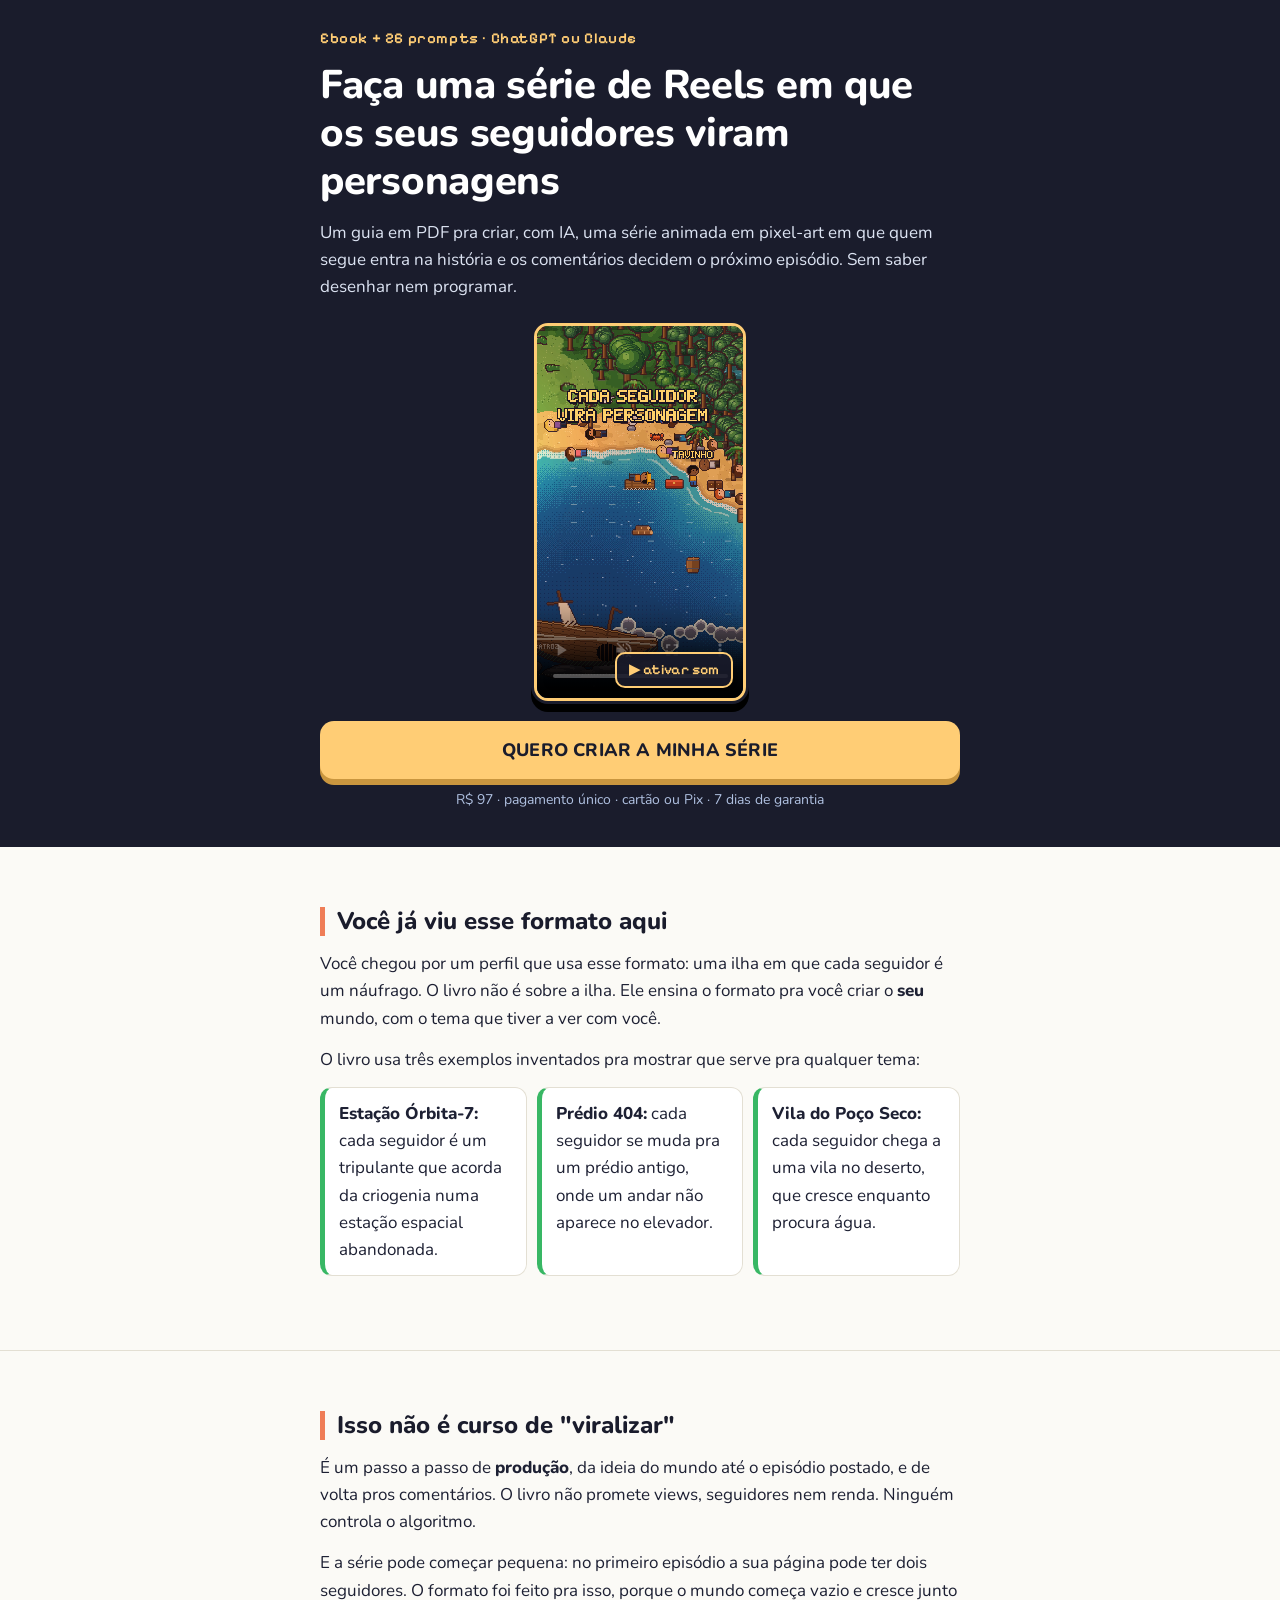
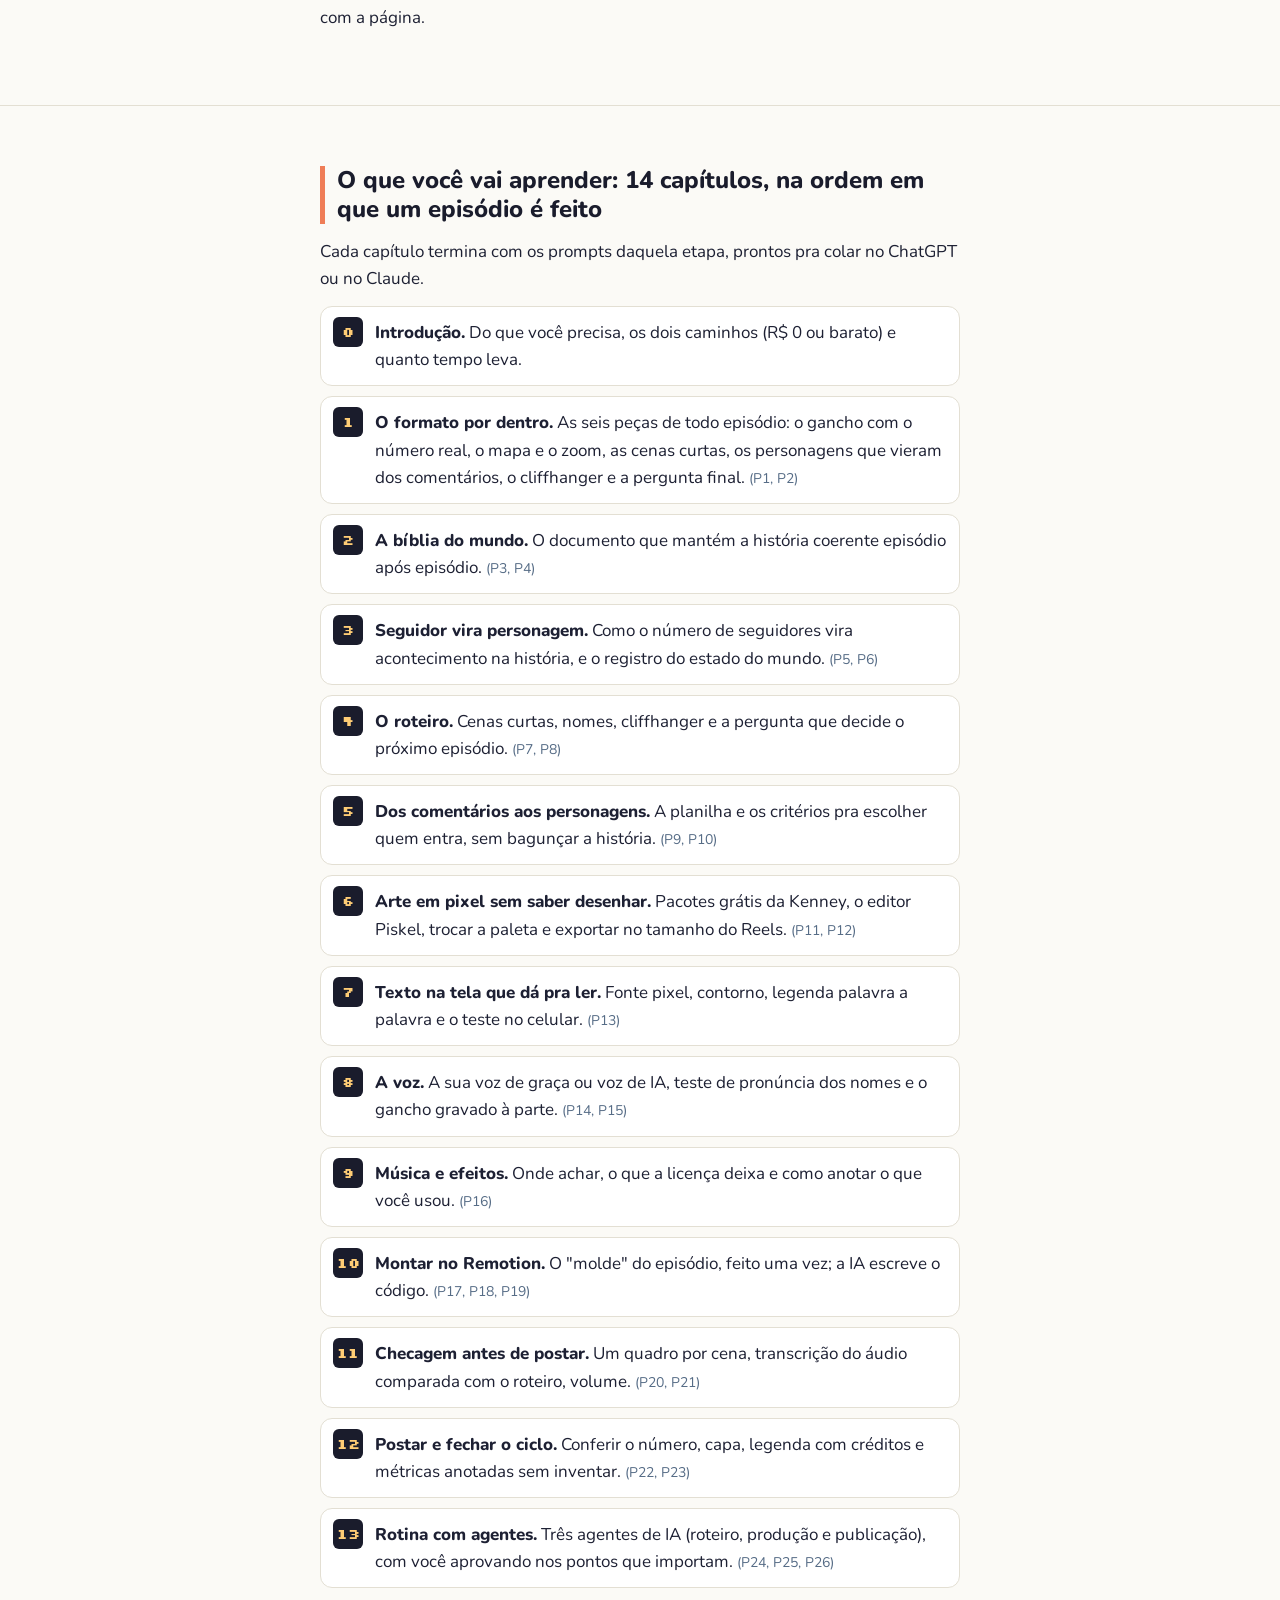
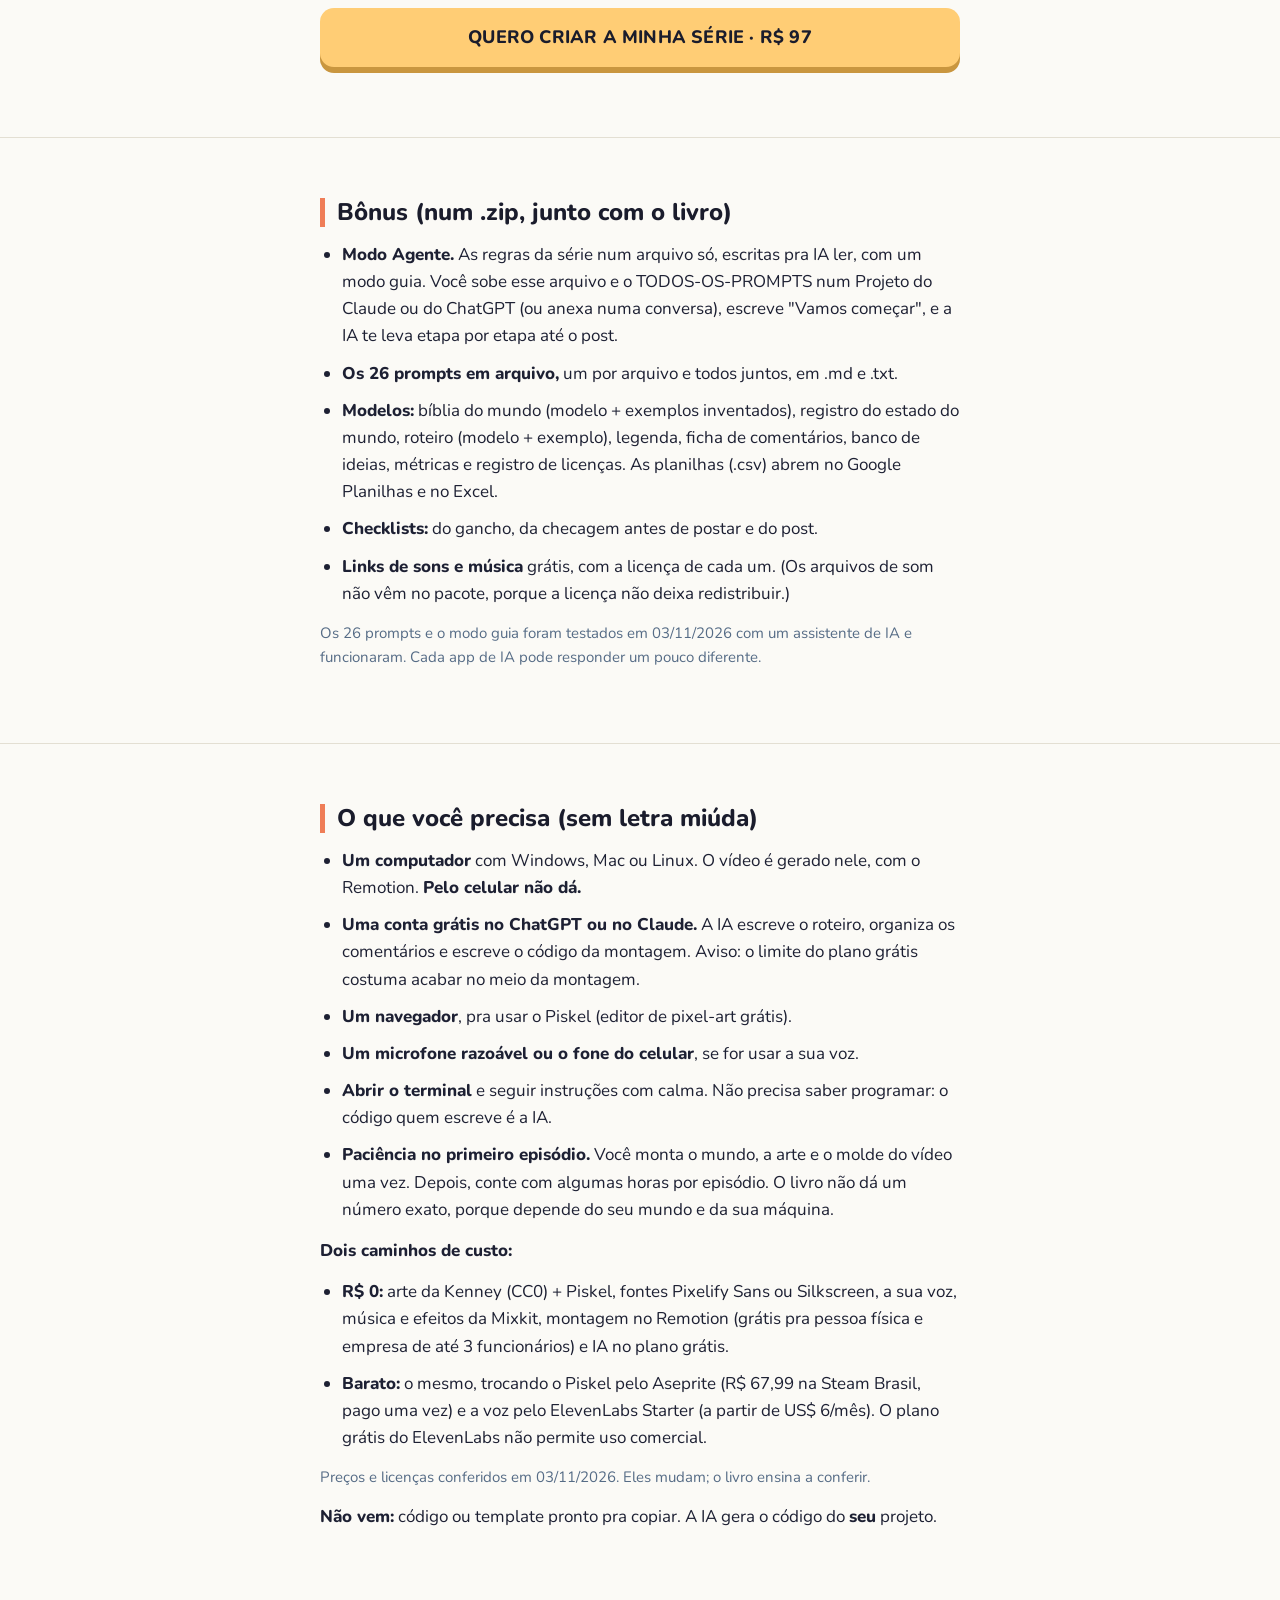
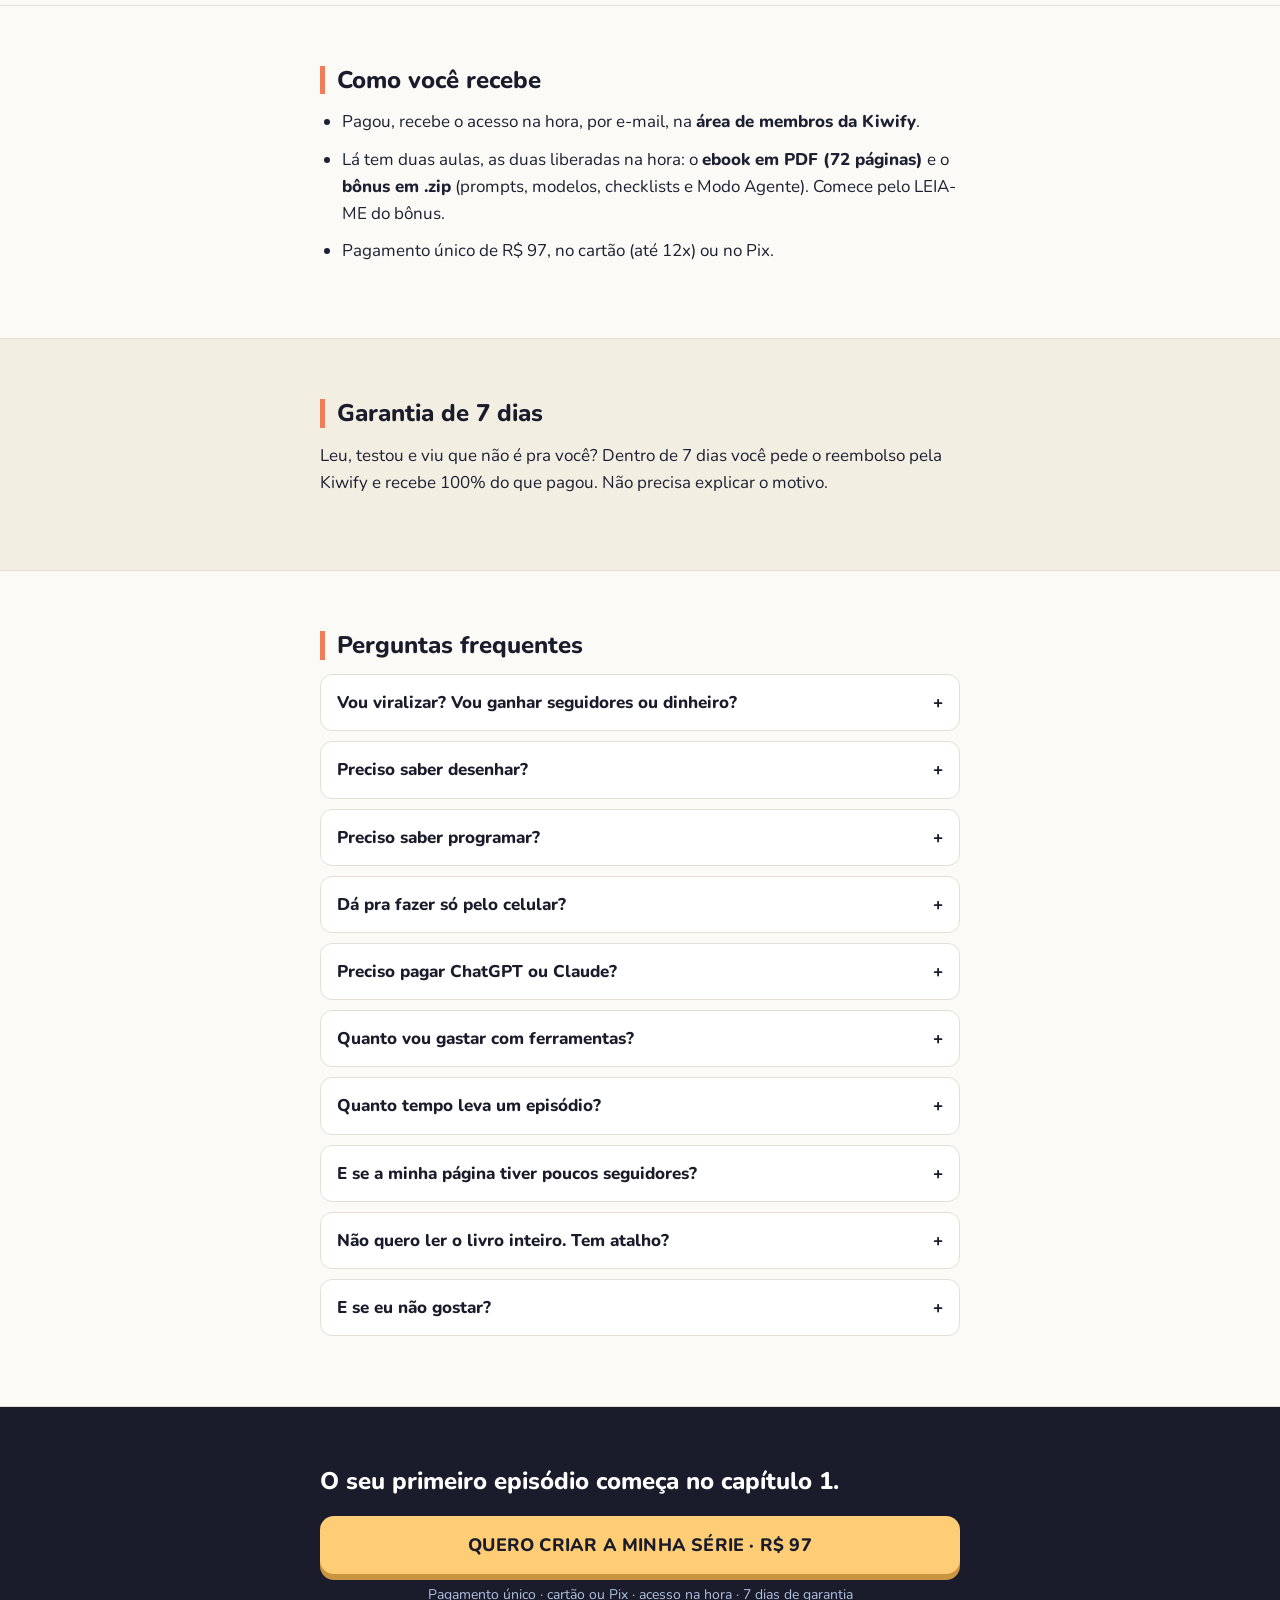
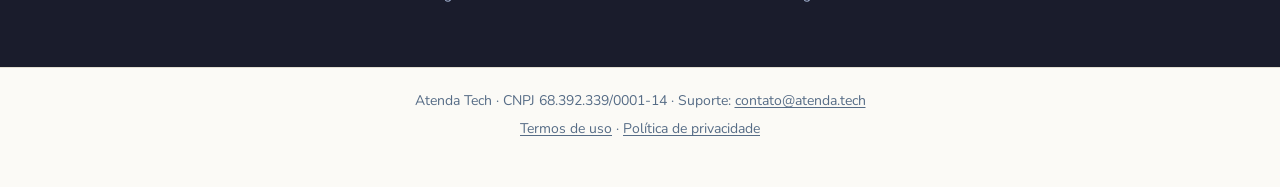
<file: index.html>
<!doctype html>
<html lang="pt-BR">
<head>
<meta charset="utf-8">
<meta name="viewport" content="width=device-width, initial-scale=1">
<meta name="robots" content="noindex">
<title>Os Seguidores Viram Personagens · Ebook + 26 prompts</title>
<meta name="description" content="Um guia em PDF pra criar, com IA, uma série animada em pixel-art em que quem segue entra na história e os comentários decidem o próximo episódio. Sem saber desenhar nem programar.">
<!-- Gerado por ../build-site.py a partir de src/index.html e de ../pagina.md. Sem pixel (o produto não tem). -->
<style>
@font-face{font-family:"Nunito";src:url(fonts/Nunito-Regular.ttf);font-weight:400;font-display:swap}
@font-face{font-family:"Nunito";src:url(fonts/Nunito-Bold.ttf);font-weight:700;font-display:swap}
@font-face{font-family:"Nunito";src:url(fonts/Nunito-ExtraBold.ttf);font-weight:800;font-display:swap}
@font-face{font-family:"Pixel";src:url(fonts/PixelifySans-600.ttf);font-weight:600;font-display:swap}
@font-face{font-family:"Silk";src:url(fonts/Silkscreen-Bold.ttf);font-weight:700;font-display:swap}
:root{--escuro:#1a1c2c;--navy:#29366f;--amarelo:#ffcd75;--laranja:#ef7d57;--verde:#38b764;--roxo:#5d275d;--ink:#1d2033;--muted:#566c86;--line:#E3DFD3;--papel:#fbfaf6;--creme:#F3EEE2}
*{box-sizing:border-box}
html{-webkit-text-size-adjust:100%}
body{margin:0;font-family:"Nunito",system-ui,-apple-system,"Segoe UI",Roboto,sans-serif;font-size:17px;line-height:1.6;color:var(--ink);background:var(--papel)}
img,video{max-width:100%;display:block}
.wrap{max-width:680px;margin:0 auto;padding:0 20px}
section{padding:44px 0;border-bottom:1px solid var(--line)}
h1,h2,h3{font-weight:800;line-height:1.2;margin:0 0 14px;color:var(--escuro)}
h1{font-size:30px;color:#fff;letter-spacing:-.3px}
h2{font-size:24px;padding-left:12px;border-left:5px solid var(--laranja)}
h3{font-size:22px}
p{margin:0 0 14px}
ul,ol{margin:0 0 14px;padding-left:22px}
li{margin:0 0 10px}
strong{font-weight:800}
.draft-banner{background:var(--laranja);color:#fff;text-align:center;font:600 13px/1.4 "Pixel",sans-serif;padding:8px 12px;letter-spacing:.3px}
.draft-note{display:block;background:#FFF6D6;border:2px dashed #E0A800;color:#5A4500;font:700 13px/1.45 ui-monospace,monospace;padding:8px 10px;border-radius:8px;margin:10px 0}
/* hero */
.hero{background:var(--escuro);color:#DCE3F2;padding:28px 0 36px;border:0}
.kicker{font:600 15px/1.4 "Pixel",sans-serif;letter-spacing:.6px;color:var(--amarelo);margin-bottom:12px}
.hero .sub{font-size:17px;color:#DCE3F2}
/* vídeo (9:16) */
.vsl{position:relative;width:min(100%,360px,calc(42vh * 9 / 16));aspect-ratio:9/16;margin:22px auto 4px;border-radius:14px;overflow:hidden;background:#000;border:3px solid var(--amarelo);box-shadow:0 0 0 3px var(--escuro),0 8px 0 3px #000}
.vsl video,.vsl iframe{width:100%;height:100%;object-fit:cover;border:0;image-rendering:pixelated}
.vsl .ph{position:absolute;inset:0;display:flex;flex-direction:column;align-items:center;justify-content:center;text-align:center;padding:20px;font:700 18px/1.4 "Silk",monospace;color:var(--amarelo);background:repeating-linear-gradient(45deg,#1a1c2c 0 14px,#232640 14px 28px)}
.vsl .ph small{font:600 14px/1.4 "Pixel",sans-serif;color:#94b0c2;margin-top:10px}
.vsl-cap{text-align:center;font-size:13px;color:#94b0c2;margin:8px 0 0}
.sound{position:absolute;right:10px;bottom:10px;background:rgba(26,28,44,.85);color:var(--amarelo);border:2px solid var(--amarelo);border-radius:10px;font:600 14px/1 "Pixel",sans-serif;padding:9px 12px;cursor:pointer}
/* botões */
.cta{display:block;text-align:center;background:var(--amarelo);color:var(--escuro);font:800 18px/1.25 "Nunito",sans-serif;text-decoration:none;padding:18px 16px;border-radius:14px;box-shadow:0 6px 0 #C9963F;margin:20px 0 10px;text-transform:uppercase;letter-spacing:.2px}
.cta:active{transform:translateY(3px);box-shadow:0 3px 0 #C9963F}
.cta-small{display:block;text-align:center;font-size:14px;color:var(--muted)}
.hero .cta-small,.final .cta-small{color:#AFC0E0}
/* blocos */
.worlds{list-style:none;padding:0;display:grid;gap:10px}
.worlds li{background:#fff;border:1px solid var(--line);border-left:5px solid var(--verde);border-radius:12px;padding:12px 14px;margin:0}
.chapters{list-style:none;padding:0;counter-reset:c -1}
.chapters li{counter-increment:c;position:relative;padding:12px 12px 12px 54px;background:#fff;border:1px solid var(--line);border-radius:12px}
.chapters li::before{content:counter(c);position:absolute;left:12px;top:10px;width:30px;height:30px;border-radius:6px;background:var(--escuro);color:var(--amarelo);font:700 14px/30px "Silk",monospace;text-align:center}
.chapters em{color:var(--muted);font-style:normal;font-size:14px}
.note{font-size:15px;color:var(--muted)}
.guarantee{background:var(--creme)}
.faq details{background:#fff;border:1px solid var(--line);border-radius:12px;margin:0 0 10px;padding:0 16px}
.faq summary{cursor:pointer;font-weight:800;padding:14px 0;list-style:none;color:var(--escuro)}
.faq summary::-webkit-details-marker{display:none}
.faq summary::after{content:"+";float:right;font-weight:800}
.faq details[open] summary::after{content:"–"}
.final{background:var(--escuro);border:0}
.final h3{color:#fff;font-size:24px}
footer{border-top:1px solid var(--line);padding:22px 0 40px;font-size:14px;color:var(--muted);text-align:center}
footer p{margin:0 0 6px}footer a{color:var(--muted);text-decoration-thickness:1px;text-underline-offset:2px}
@media (min-width:760px){h1{font-size:40px}section{padding:60px 0}.worlds{grid-template-columns:1fr 1fr 1fr}}
</style>
</head>
<body>

<!-- Dobra 1 -->
<section class="hero">
  <div class="wrap">
    <div class="kicker">Ebook + 26 prompts · ChatGPT ou Claude</div>
    <h1>Faça uma série de Reels em que os seus seguidores viram personagens</h1>
    <p class="sub">Um guia em PDF pra criar, com IA, uma série animada em pixel-art em que quem segue entra na história e os comentários decidem o próximo episódio. Sem saber desenhar nem programar.</p>
    <div class="vsl" id="vsl-video"><video src="video/vsl-curta-web.mp4" poster="video/vsl-curta-cover.png" controls autoplay muted playsinline preload="auto" aria-label="Vídeo de apresentação da Ilha dos Seguidores"></video><button class="sound" type="button">▶ ativar som</button></div>
    <a class="cta" href="https://pay.kiwify.com.br/LcB04qZ?utm_source=instagram&amp;utm_medium=bio&amp;utm_campaign=ilha-dos-seguidores&amp;utm_content=vsl-topo" data-checkout="vsl-topo">Quero criar a minha série</a>
    <span class="cta-small">R$&nbsp;97 · pagamento único · cartão ou Pix · 7 dias de garantia</span>
  </div>
</section>

<section>
  <div class="wrap">
    <h2>Você já viu esse formato aqui</h2>
    <p>Você chegou por um perfil que usa esse formato: uma ilha em que cada seguidor é um náufrago. O livro não é sobre a ilha. Ele ensina o formato pra você criar o <strong>seu</strong> mundo, com o tema que tiver a ver com você.</p>
    <p>O livro usa três exemplos inventados pra mostrar que serve pra qualquer tema:</p>
    <ul class="worlds">
      <li><strong>Estação Órbita-7:</strong> cada seguidor é um tripulante que acorda da criogenia numa estação espacial abandonada.</li>
      <li><strong>Prédio 404:</strong> cada seguidor se muda pra um prédio antigo, onde um andar não aparece no elevador.</li>
      <li><strong>Vila do Poço Seco:</strong> cada seguidor chega a uma vila no deserto, que cresce enquanto procura água.</li>
    </ul>
  </div>
</section>

<section>
  <div class="wrap">
    <h2>Isso não é curso de "viralizar"</h2>
    <p>É um passo a passo de <strong>produção</strong>, da ideia do mundo até o episódio postado, e de volta pros comentários. O livro não promete views, seguidores nem renda. Ninguém controla o algoritmo.</p>
    <p>E a série pode começar pequena: no primeiro episódio a sua página pode ter dois seguidores. O formato foi feito pra isso, porque o mundo começa vazio e cresce junto com a página.</p>
  </div>
</section>

<section>
  <div class="wrap">
    <h2>O que você vai aprender: 14 capítulos, na ordem em que um episódio é feito</h2>
    <p>Cada capítulo termina com os prompts daquela etapa, prontos pra colar no ChatGPT ou no Claude.</p>
    <ol class="chapters">
      <li><strong>Introdução.</strong> Do que você precisa, os dois caminhos (R$&nbsp;0 ou barato) e quanto tempo leva.</li>
      <li><strong>O formato por dentro.</strong> As seis peças de todo episódio: o gancho com o número real, o mapa e o zoom, as cenas curtas, os personagens que vieram dos comentários, o cliffhanger e a pergunta final. <em>(P1, P2)</em></li>
      <li><strong>A bíblia do mundo.</strong> O documento que mantém a história coerente episódio após episódio. <em>(P3, P4)</em></li>
      <li><strong>Seguidor vira personagem.</strong> Como o número de seguidores vira acontecimento na história, e o registro do estado do mundo. <em>(P5, P6)</em></li>
      <li><strong>O roteiro.</strong> Cenas curtas, nomes, cliffhanger e a pergunta que decide o próximo episódio. <em>(P7, P8)</em></li>
      <li><strong>Dos comentários aos personagens.</strong> A planilha e os critérios pra escolher quem entra, sem bagunçar a história. <em>(P9, P10)</em></li>
      <li><strong>Arte em pixel sem saber desenhar.</strong> Pacotes grátis da Kenney, o editor Piskel, trocar a paleta e exportar no tamanho do Reels. <em>(P11, P12)</em></li>
      <li><strong>Texto na tela que dá pra ler.</strong> Fonte pixel, contorno, legenda palavra a palavra e o teste no celular. <em>(P13)</em></li>
      <li><strong>A voz.</strong> A sua voz de graça ou voz de IA, teste de pronúncia dos nomes e o gancho gravado à parte. <em>(P14, P15)</em></li>
      <li><strong>Música e efeitos.</strong> Onde achar, o que a licença deixa e como anotar o que você usou. <em>(P16)</em></li>
      <li><strong>Montar no Remotion.</strong> O "molde" do episódio, feito uma vez; a IA escreve o código. <em>(P17, P18, P19)</em></li>
      <li><strong>Checagem antes de postar.</strong> Um quadro por cena, transcrição do áudio comparada com o roteiro, volume. <em>(P20, P21)</em></li>
      <li><strong>Postar e fechar o ciclo.</strong> Conferir o número, capa, legenda com créditos e métricas anotadas sem inventar. <em>(P22, P23)</em></li>
      <li><strong>Rotina com agentes.</strong> Três agentes de IA (roteiro, produção e publicação), com você aprovando nos pontos que importam. <em>(P24, P25, P26)</em></li>
    </ol>
    <a class="cta" href="https://pay.kiwify.com.br/LcB04qZ?utm_source=instagram&amp;utm_medium=bio&amp;utm_campaign=ilha-dos-seguidores&amp;utm_content=vsl-meio" data-checkout="vsl-meio">Quero criar a minha série · R$&nbsp;97</a>
  </div>
</section>

<section>
  <div class="wrap">
    <h2>Bônus (num .zip, junto com o livro)</h2>
    <ul>
      <li><strong>Modo Agente.</strong> As regras da série num arquivo só, escritas pra IA ler, com um modo guia. Você sobe esse arquivo e o TODOS-OS-PROMPTS num Projeto do Claude ou do ChatGPT (ou anexa numa conversa), escreve "Vamos começar", e a IA te leva etapa por etapa até o post.</li>
      <li><strong>Os 26 prompts em arquivo,</strong> um por arquivo e todos juntos, em .md e .txt.</li>
      <li><strong>Modelos:</strong> bíblia do mundo (modelo + exemplos inventados), registro do estado do mundo, roteiro (modelo + exemplo), legenda, ficha de comentários, banco de ideias, métricas e registro de licenças. As planilhas (.csv) abrem no Google Planilhas e no Excel.</li>
      <li><strong>Checklists:</strong> do gancho, da checagem antes de postar e do post.</li>
      <li><strong>Links de sons e música</strong> grátis, com a licença de cada um. (Os arquivos de som não vêm no pacote, porque a licença não deixa redistribuir.)</li>
    </ul>
    <p class="note">Os 26 prompts e o modo guia foram testados em 03/11/2026 com um assistente de IA e funcionaram. Cada app de IA pode responder um pouco diferente.</p>
  </div>
</section>

<section>
  <div class="wrap">
    <h2>O que você precisa (sem letra miúda)</h2>
    <ul>
      <li><strong>Um computador</strong> com Windows, Mac ou Linux. O vídeo é gerado nele, com o Remotion. <strong>Pelo celular não dá.</strong></li>
      <li><strong>Uma conta grátis no ChatGPT ou no Claude.</strong> A IA escreve o roteiro, organiza os comentários e escreve o código da montagem. Aviso: o limite do plano grátis costuma acabar no meio da montagem.</li>
      <li><strong>Um navegador</strong>, pra usar o Piskel (editor de pixel-art grátis).</li>
      <li><strong>Um microfone razoável ou o fone do celular</strong>, se for usar a sua voz.</li>
      <li><strong>Abrir o terminal</strong> e seguir instruções com calma. Não precisa saber programar: o código quem escreve é a IA.</li>
      <li><strong>Paciência no primeiro episódio.</strong> Você monta o mundo, a arte e o molde do vídeo uma vez. Depois, conte com algumas horas por episódio. O livro não dá um número exato, porque depende do seu mundo e da sua máquina.</li>
    </ul>
    <p><strong>Dois caminhos de custo:</strong></p>
    <ul>
      <li><strong>R$&nbsp;0:</strong> arte da Kenney (CC0) + Piskel, fontes Pixelify Sans ou Silkscreen, a sua voz, música e efeitos da Mixkit, montagem no Remotion (grátis pra pessoa física e empresa de até 3 funcionários) e IA no plano grátis.</li>
      <li><strong>Barato:</strong> o mesmo, trocando o Piskel pelo Aseprite (R$&nbsp;67,99 na Steam Brasil, pago uma vez) e a voz pelo ElevenLabs Starter (a partir de US$&nbsp;6/mês). O plano grátis do ElevenLabs não permite uso comercial.</li>
    </ul>
    <p class="note">Preços e licenças conferidos em 03/11/2026. Eles mudam; o livro ensina a conferir.</p>
    <p><strong>Não vem:</strong> código ou template pronto pra copiar. A IA gera o código do <strong>seu</strong> projeto.</p>
  </div>
</section>

<section>
  <div class="wrap">
    <h2>Como você recebe</h2>
    <ul>
      <li>Pagou, recebe o acesso na hora, por e-mail, na <strong>área de membros da Kiwify</strong>.</li>
      <li>Lá tem duas aulas, as duas liberadas na hora: o <strong>ebook em PDF (72 páginas)</strong> e o <strong>bônus em .zip</strong> (prompts, modelos, checklists e Modo Agente). Comece pelo LEIA-ME do bônus.</li>
      <li>Pagamento único de R$&nbsp;97, no cartão (até 12x) ou no Pix.</li>
    </ul>
  </div>
</section>

<section class="guarantee">
  <div class="wrap">
    <h2>Garantia de 7 dias</h2>
    <p>Leu, testou e viu que não é pra você? Dentro de 7 dias você pede o reembolso pela Kiwify e recebe 100% do que pagou. Não precisa explicar o motivo.</p>

  </div>
</section>

<section class="faq">
  <div class="wrap">
    <h2>Perguntas frequentes</h2>
    <details><summary>Vou viralizar? Vou ganhar seguidores ou dinheiro?</summary><p>Não dá pra prometer isso, e desconfie de quem promete. O livro ensina a produzir a série e repetir o ciclo. O alcance depende do seu tema, da sua constância e de coisas que ninguém controla.</p></details>
    <details><summary>Preciso saber desenhar?</summary><p>Não. A arte vem de pacotes prontos e gratuitos, que você recolore e adapta no Piskel. O capítulo 6 mostra o passo a passo.</p></details>
    <details><summary>Preciso saber programar?</summary><p>Não. A IA escreve o código da montagem. Você vai abrir o terminal e seguir as instruções que ela passar. O capítulo 10 e os prompts P17 a P19 cuidam disso, inclusive de quando der erro.</p></details>
    <details><summary>Dá pra fazer só pelo celular?</summary><p>Não. A montagem do vídeo roda no computador (Windows, Mac ou Linux). O celular serve pra gravar a sua voz e pra testar se o texto está legível.</p></details>
    <details><summary>Preciso pagar ChatGPT ou Claude?</summary><p>Não é obrigatório: dá pra usar o plano grátis. Mas o limite do chat grátis costuma acabar no meio da montagem, então pode ser que você precise continuar no dia seguinte.</p></details>
    <details><summary>Quanto vou gastar com ferramentas?</summary><p>R$&nbsp;0 no caminho grátis. No caminho barato, o Aseprite (R$&nbsp;67,99, uma vez) e o ElevenLabs Starter (a partir de US$&nbsp;6/mês). Preços conferidos em 03/11/2026.</p></details>
    <details><summary>Quanto tempo leva um episódio?</summary><p>O primeiro é o mais lento, porque você monta o mundo, a arte e o molde. Depois, algumas horas por episódio. O livro pede pra você marcar no relógio os primeiros, porque é o único número que vale pra você.</p></details>
    <details><summary>E se a minha página tiver poucos seguidores?</summary><p>O formato foi feito pra isso. O episódio abre com o número real de seguidores, e o mundo começa vazio e cresce junto com a página.</p></details>
    <details><summary>Não quero ler o livro inteiro. Tem atalho?</summary><p>Tem o Modo Agente: você sobe o arquivo na sua IA e ela te guia etapa por etapa. Ainda assim, leia pelo menos os capítulos 2 (a bíblia) e 5 (comentários): a IA ajuda, mas quem decide o que entra na história é você.</p></details>
    <details><summary>E se eu não gostar?</summary><p>Garantia de 7 dias pela Kiwify.</p></details>
  </div>
</section>

<section class="final">
  <div class="wrap">
    <h3>O seu primeiro episódio começa no capítulo 1.</h3>
    <a class="cta" href="https://pay.kiwify.com.br/LcB04qZ?utm_source=instagram&amp;utm_medium=bio&amp;utm_campaign=ilha-dos-seguidores&amp;utm_content=vsl-final" data-checkout="vsl-final">Quero criar a minha série · R$&nbsp;97</a>
    <span class="cta-small">Pagamento único · cartão ou Pix · acesso na hora · 7 dias de garantia</span>
  </div>
</section>

<footer>
  <div class="wrap">
    <p>Atenda Tech · CNPJ 68.392.339/0001-14 · Suporte: <a href="mailto:contato@atenda.tech">contato@atenda.tech</a></p>
    <p><a href="termos/">Termos de uso</a> · <a href="privacidade/">Política de privacidade</a></p>
  </div>
</footer>

<script>
/* Repassa a origem da visita para os botões do checkout da Kiwify.
   - Cada botão já vem com utm_source/medium/campaign padrão + o próprio utm_content (vsl-topo/meio/final).
   - Se a página abrir com utm_source, utm_medium, utm_campaign ou utm_term, eles substituem os padrões
     (os três padrões saem juntos, pra não misturar origem nova com padrão antigo).
   - Qualquer outro utm_* e os parâmetros que a Kiwify aceita (src, sck, s1, s2, s3) também são repassados.
   - O utm_content do botão sempre vence o da URL da página. */
(function(){
  var here=new URLSearchParams(location.search), inc=[];
  here.forEach(function(v,k){ k=k.toLowerCase(); if(v && k!=="utm_content" && (k.indexOf("utm_")===0 || ["src","sck","s1","s2","s3"].indexOf(k)>-1)) inc.push([k,v]); });
  var hasOrigin=inc.some(function(p){return ["utm_source","utm_medium","utm_campaign"].indexOf(p[0])>-1;});
  document.querySelectorAll("a[data-checkout]").forEach(function(a){
    var u=new URL(a.getAttribute("href")); u.searchParams.delete("utm_content");
    if(hasOrigin){ ["utm_source","utm_medium","utm_campaign"].forEach(function(k){u.searchParams.delete(k);}); }
    inc.forEach(function(p){ u.searchParams.set(p[0],p[1]); });
    u.searchParams.set("utm_content",a.getAttribute("data-checkout"));
    a.href=u.toString();
  });
  var v=document.querySelector(".vsl video"), b=document.querySelector(".vsl .sound");
  if(v&&b){ b.addEventListener("click",function(){ v.muted=!v.muted; if(!v.muted){v.currentTime=0;v.play();} b.textContent=v.muted?"▶ ativar som":"🔇 tirar som"; }); }
})();
</script>
</body>
</html>
</file>
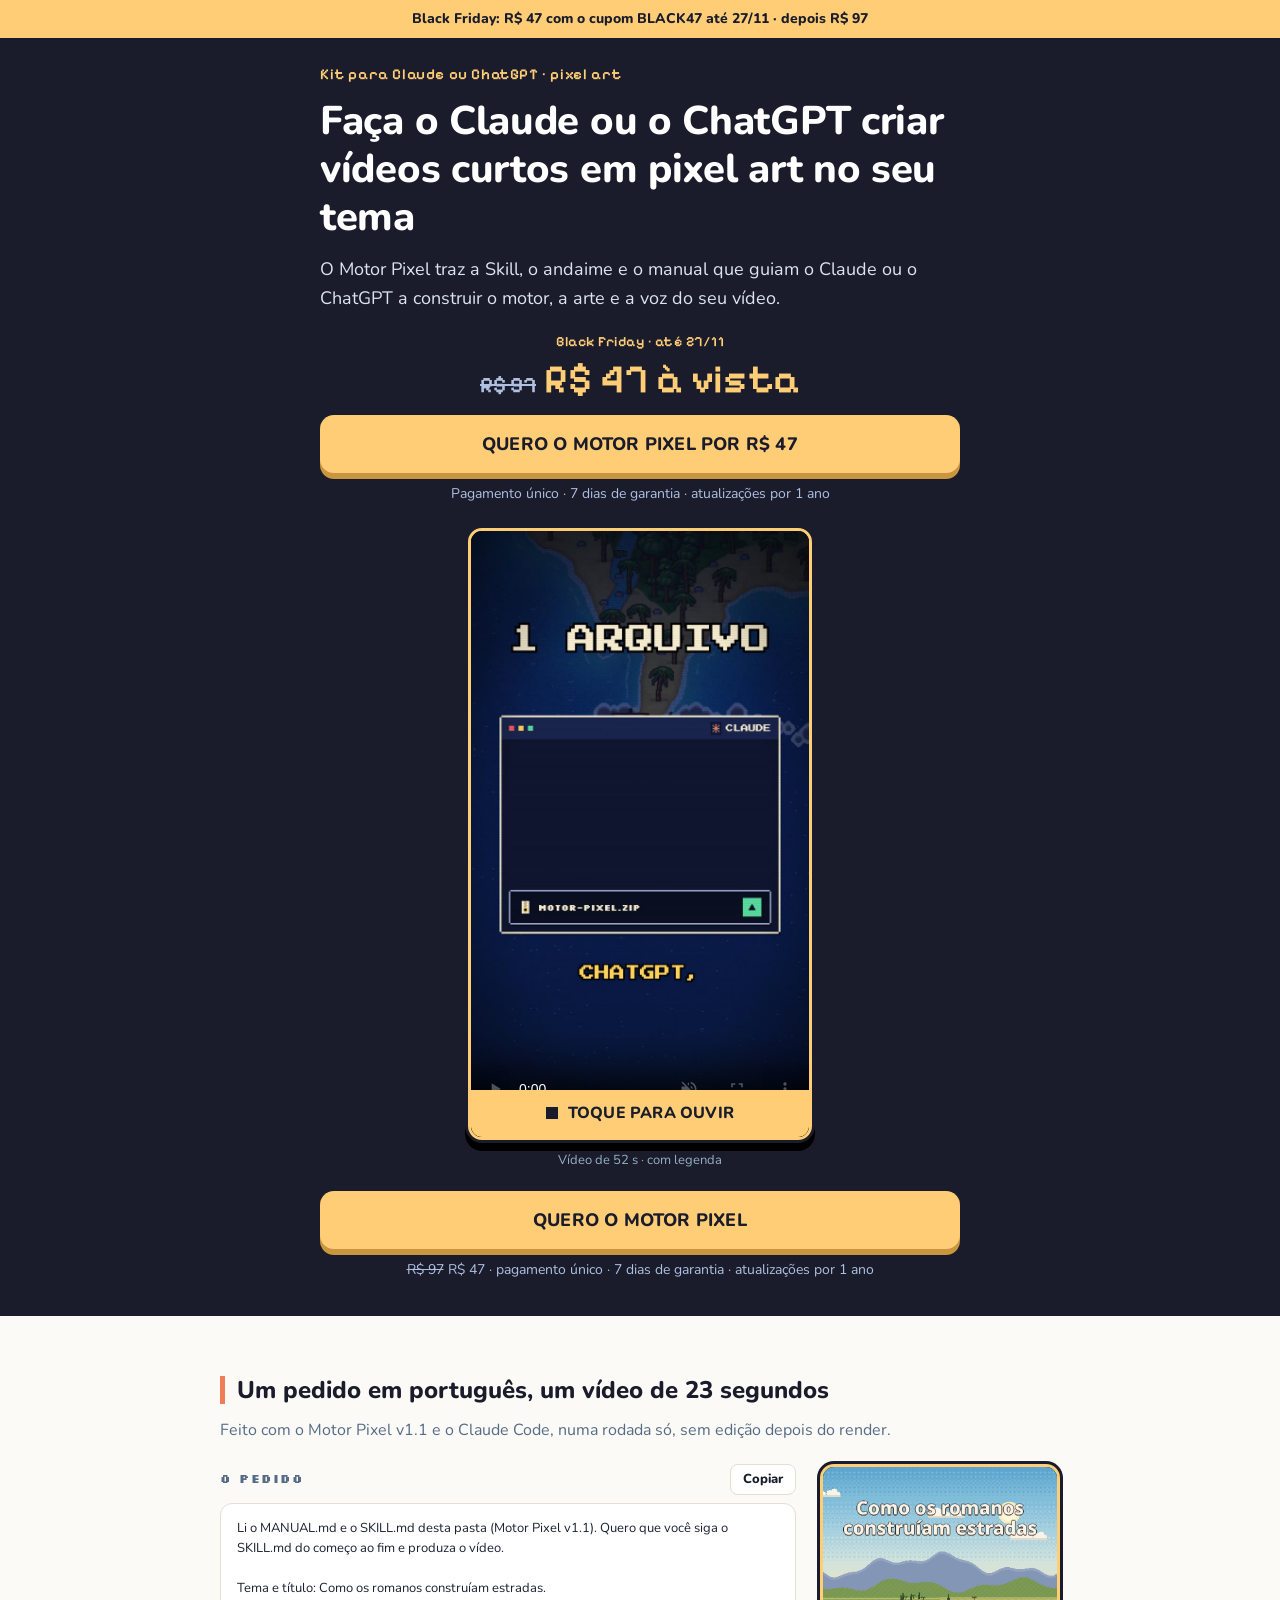
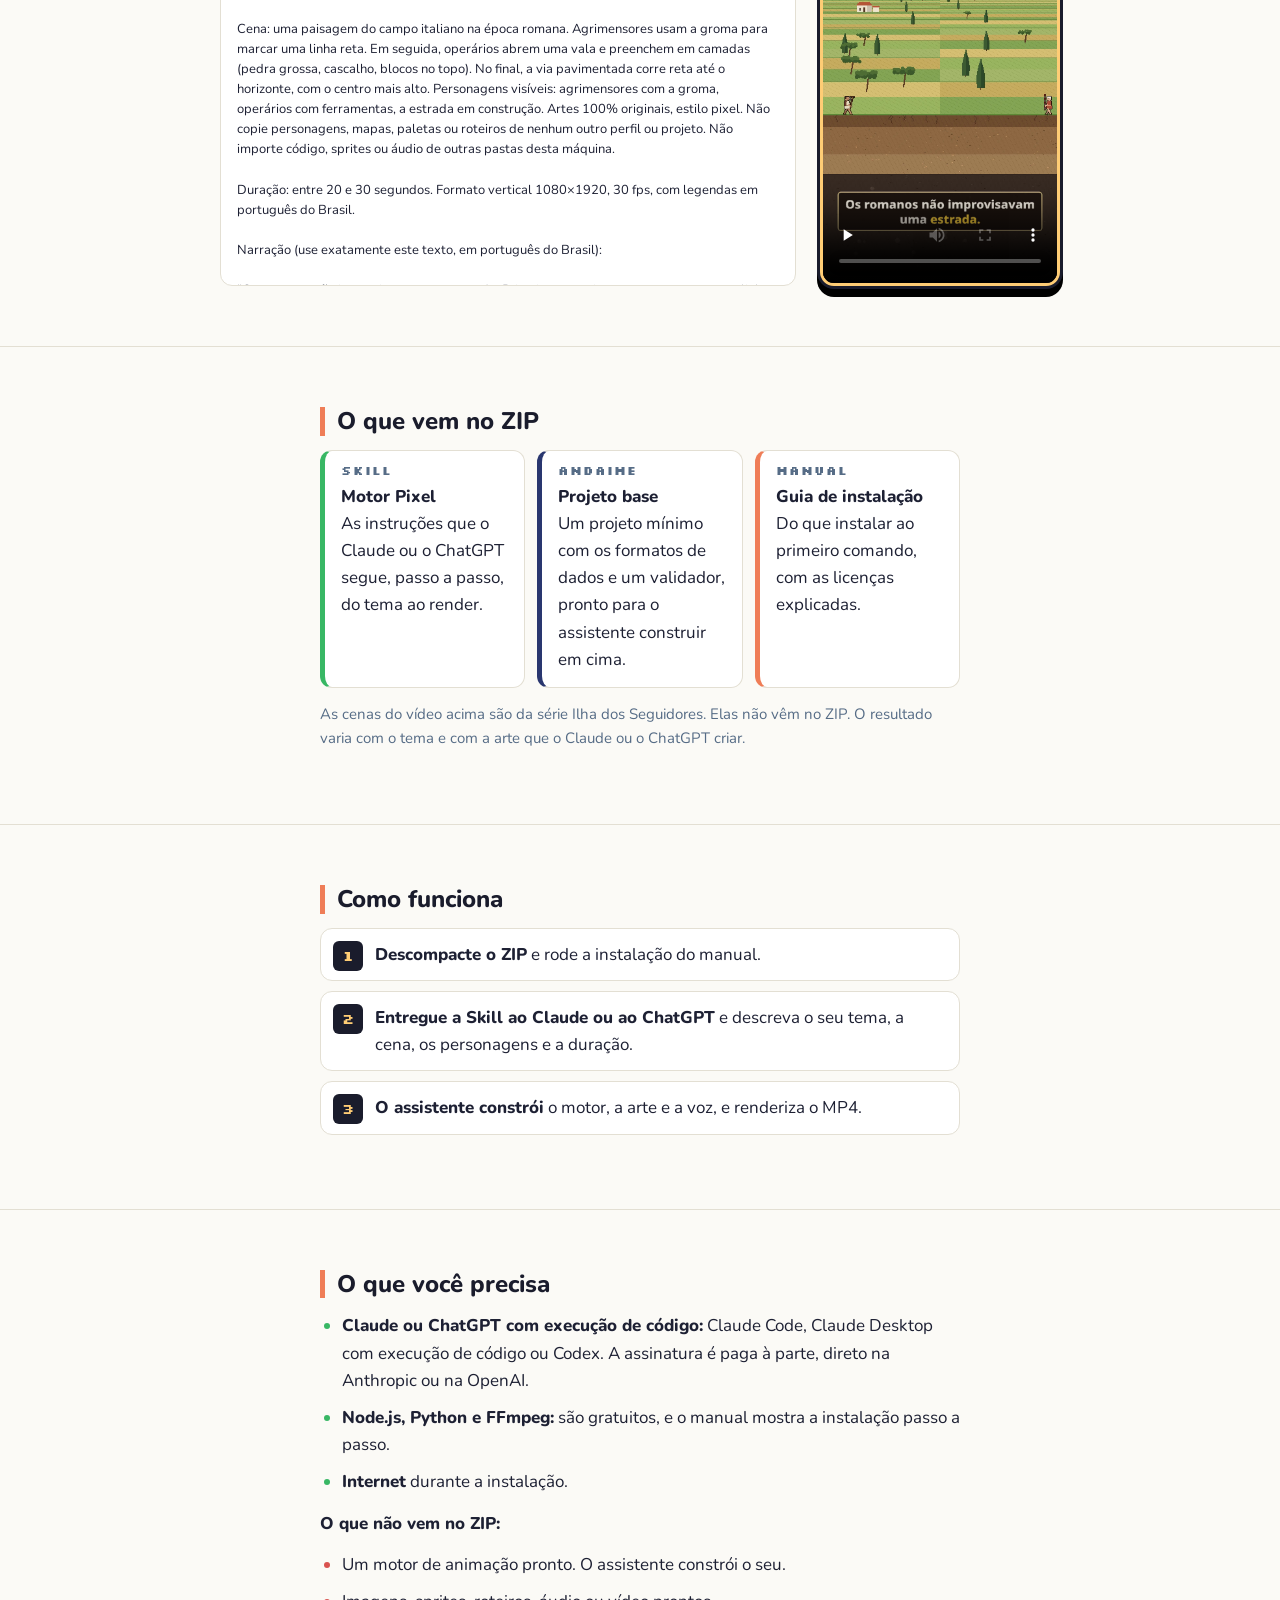
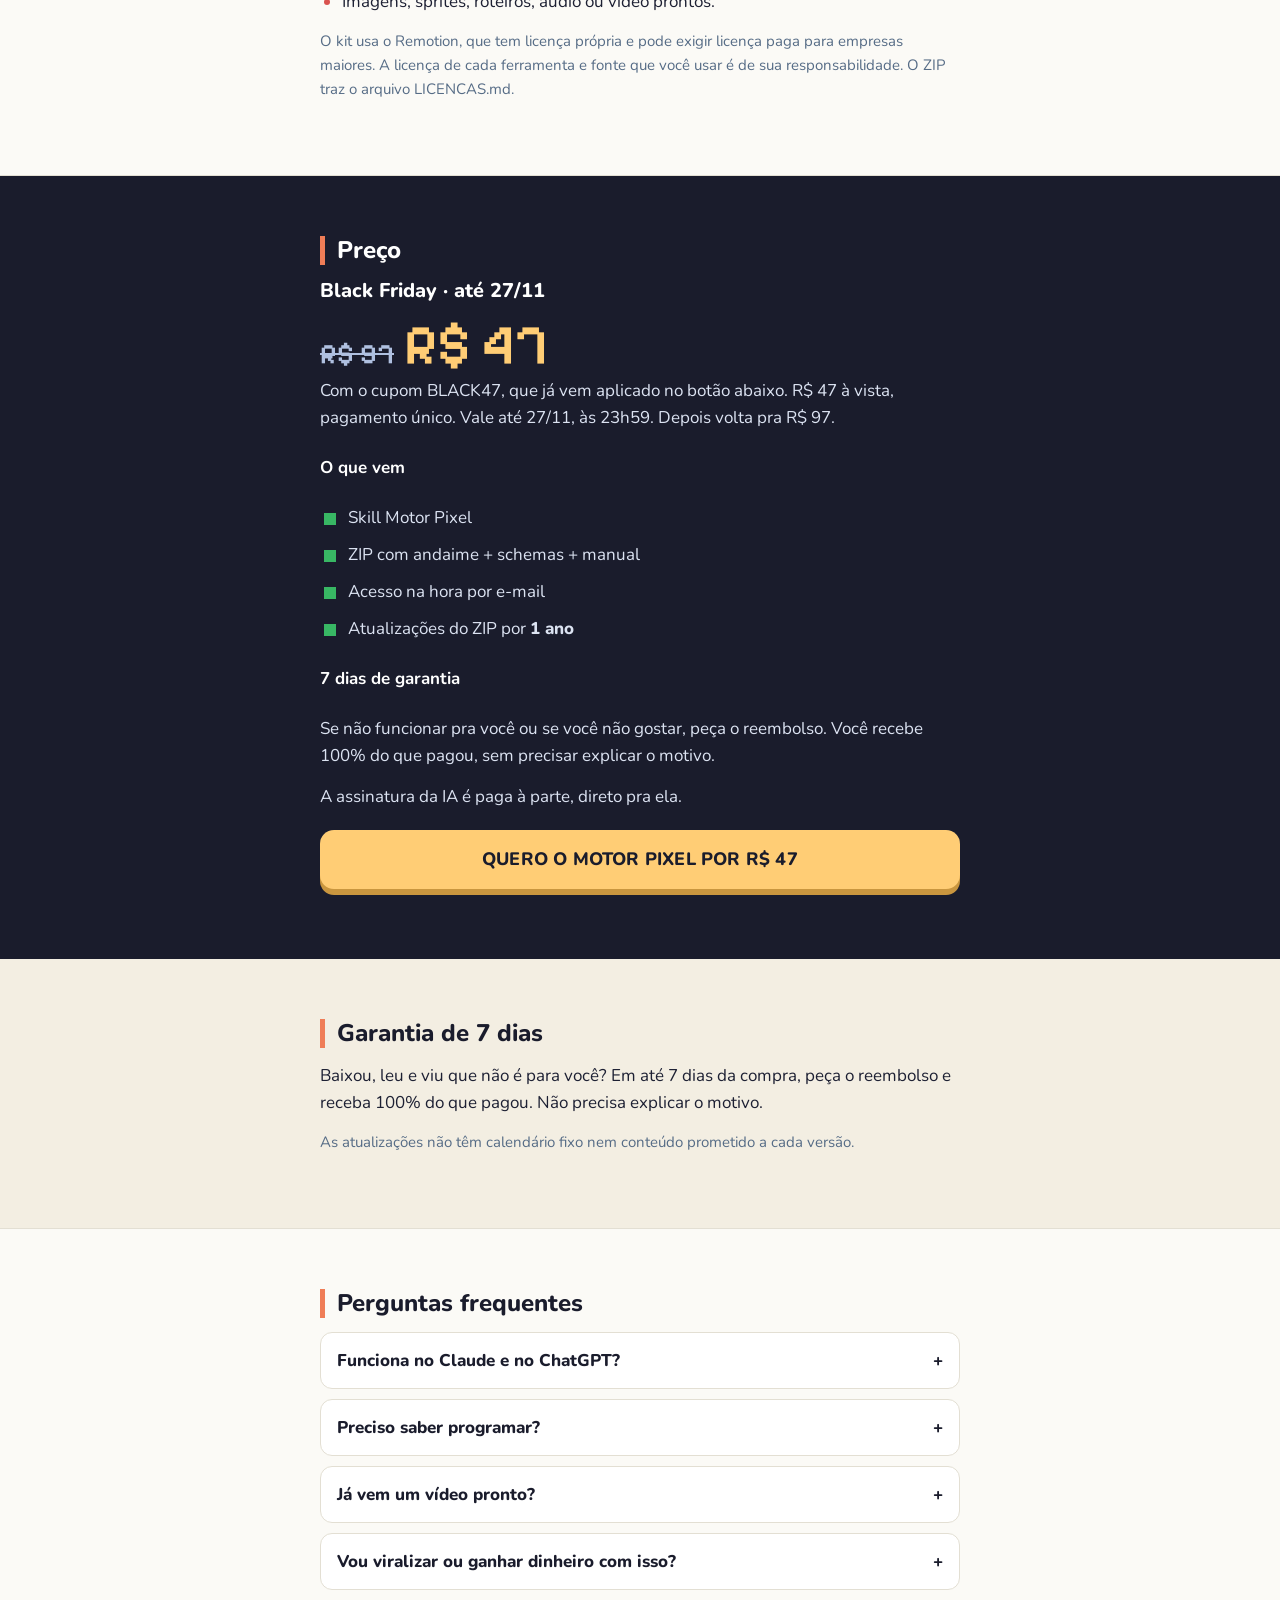
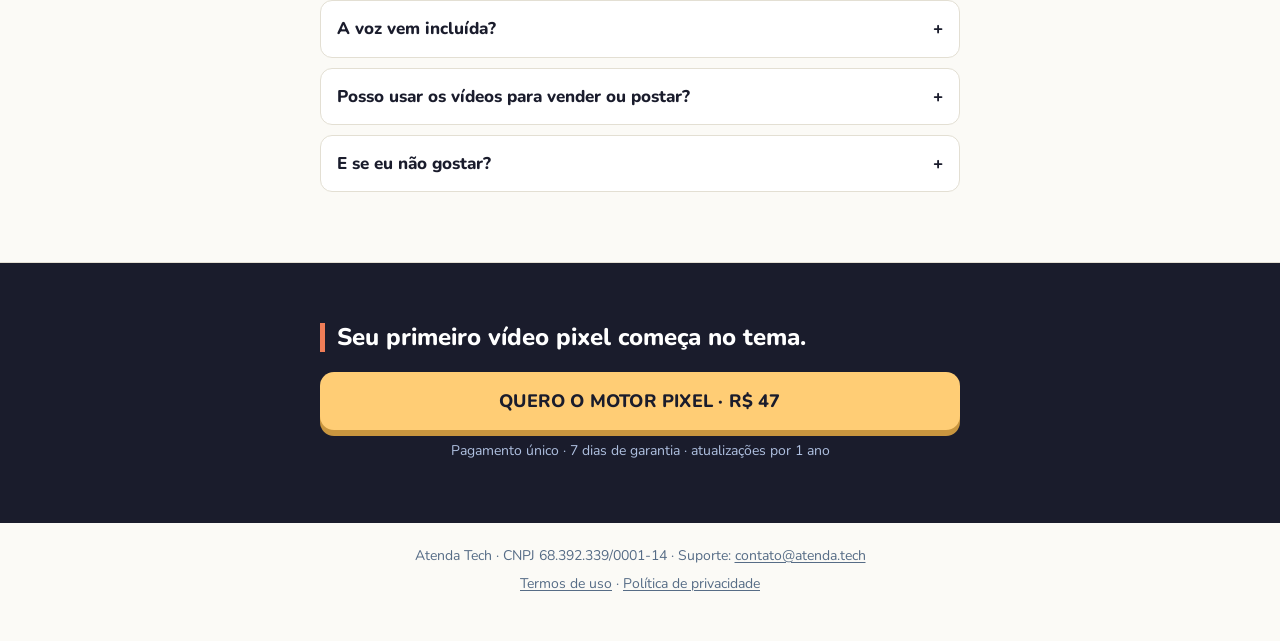
<file: motor-pixel/index.html>
<!doctype html>
<html lang="pt-BR">
<head>
<meta charset="utf-8">
<meta name="viewport" content="width=device-width, initial-scale=1">
<meta name="robots" content="noindex">
<title>Motor Pixel · Kit para criar vídeos pixel art com o Claude ou o ChatGPT</title>
<meta name="description" content="Kit com a Skill, o andaime e o manual para o Claude ou o ChatGPT construir um vídeo curto em pixel art no seu tema. Black Friday: R$ 47 até 27/11 (depois R$ 97), pagamento único, 7 dias de garantia e 1 ano de atualizações.">
<meta name="theme-color" content="#1a1c2c">
<!-- URL do checkout. Vazia, os botões de compra ficam desativados. -->
<meta name="checkout-url" content="https://pay.kiwify.com.br/xDfB7ss?coupon=BLACK47">
<!-- Meta Pixel Code -->
<script>
!function(f,b,e,v,n,t,s)
{if(f.fbq)return;n=f.fbq=function(){n.callMethod?
n.callMethod.apply(n,arguments):n.queue.push(arguments)};
if(!f._fbq)f._fbq=n;n.push=n;n.loaded=!0;n.version='2.0';
n.queue=[];t=b.createElement(e);t.async=!0;
t.src=v;s=b.getElementsByTagName(e)[0];
s.parentNode.insertBefore(t,s)}(window, document,'script',
'https://connect.facebook.net/en_US/fbevents.js');
fbq('init', '1447176216770002');
fbq('track', 'PageView');
</script>
<noscript><img height="1" width="1" style="display:none"
src="https://www.facebook.com/tr?id=1447176216770002&ev=PageView&noscript=1"
/></noscript>
<!-- End Meta Pixel Code -->
<link rel="preload" as="image" href="poster.jpg">
<style>
@font-face{font-family:"Nunito";src:url(../fonts/Nunito-Regular.ttf);font-weight:400;font-display:swap}
@font-face{font-family:"Nunito";src:url(../fonts/Nunito-Bold.ttf);font-weight:700;font-display:swap}
@font-face{font-family:"Nunito";src:url(../fonts/Nunito-ExtraBold.ttf);font-weight:800;font-display:swap}
@font-face{font-family:"Pixel";src:url(../fonts/PixelifySans-600.ttf);font-weight:600;font-display:swap}
@font-face{font-family:"Silk";src:url(../fonts/Silkscreen-Bold.ttf);font-weight:700;font-display:swap}
:root{--escuro:#1a1c2c;--navy:#29366f;--amarelo:#ffcd75;--laranja:#ef7d57;--verde:#38b764;--ink:#1d2033;--muted:#566c86;--line:#E3DFD3;--papel:#fbfaf6;--creme:#F3EEE2;--vermelho:#d9534f}
*{box-sizing:border-box}
html{-webkit-text-size-adjust:100%;scroll-behavior:smooth}
body{margin:0;font-family:"Nunito",system-ui,-apple-system,"Segoe UI",Roboto,sans-serif;font-size:17px;line-height:1.6;color:var(--ink);background:var(--papel)}
img,video{max-width:100%;display:block}
.wrap{max-width:680px;margin:0 auto;padding:0 20px}
section{padding:44px 0;border-bottom:1px solid var(--line)}
h1,h2,h3{font-weight:800;line-height:1.2;margin:0 0 14px;color:var(--escuro)}
h1{font-size:30px;color:#fff;letter-spacing:-.3px}
h2{font-size:24px;padding-left:12px;border-left:5px solid var(--laranja)}
p{margin:0 0 14px}
ul,ol{margin:0 0 14px;padding-left:22px}
li{margin:0 0 10px}
strong{font-weight:800}
.skip{position:absolute;left:-999px}
.skip:focus{left:8px;top:8px;background:#fff;padding:8px 12px;z-index:50}
/* hero */
.hero{background:var(--escuro);color:#DCE3F2;padding:26px 0 34px;border:0}
.kicker{font:600 15px/1.4 "Pixel",sans-serif;letter-spacing:.6px;color:var(--amarelo);margin-bottom:12px}
.hero .sub{font-size:18px;color:#DCE3F2}
/* vídeo 9:16 */
.vsl{position:relative;width:min(100%,360px,calc(68vh * 9 / 16));aspect-ratio:9/16;margin:22px auto 6px;border-radius:14px;overflow:hidden;background:#000;border:3px solid var(--amarelo);box-shadow:0 0 0 3px var(--escuro),0 8px 0 3px #000}
.vsl video{width:100%;height:100%;object-fit:cover;background:#000}
.sound{position:absolute;inset:auto 0 0 0;display:flex;align-items:center;justify-content:center;gap:10px;padding:14px 12px;border:0;cursor:pointer;color:var(--escuro);background:var(--amarelo);font:800 16px/1.2 "Nunito",sans-serif;text-transform:uppercase;letter-spacing:.2px}
.sound[hidden]{display:none}
.sound .dot{width:12px;height:12px;background:var(--escuro);animation:blink 1s steps(2) infinite}
@keyframes blink{50%{opacity:.15}}
.vsl-cap{text-align:center;font-size:13px;color:#94b0c2;margin:10px 0 0}
/* bloco de preço e botão acima do vídeo (BF) */
.topo{margin:20px 0 4px;text-align:center}
.topo .kick{font:600 14px/1.3 "Pixel",sans-serif;letter-spacing:.5px;color:var(--amarelo)}
.topo .px{font:600 40px/1.1 "Pixel",sans-serif;color:var(--amarelo);margin:6px 0 0}
.topo .px s{font-size:.55em;color:#AFC0E0;margin-right:8px}
.topo .cta{margin:14px 0 10px}
.topo .cta-small{color:#AFC0E0}
.desk-only{display:none}
/* botões de compra (desativados até existir checkout) */
.cta{display:block;width:100%;text-align:center;background:var(--amarelo);color:var(--escuro);font:800 18px/1.25 "Nunito",sans-serif;border:0;padding:18px 16px;border-radius:14px;box-shadow:0 6px 0 #C9963F;margin:20px 0 10px;text-transform:uppercase;letter-spacing:.2px;cursor:pointer}
.cta:active:not(:disabled){transform:translateY(3px);box-shadow:0 3px 0 #C9963F}
.cta:disabled{background:#cfc9b8;color:#5b5a52;box-shadow:0 6px 0 #a9a392;cursor:not-allowed}
.cta-small{display:block;text-align:center;font-size:14px;color:var(--muted)}
.hero .cta-small,.final .cta-small{color:#AFC0E0}
/* blocos */
.cards{list-style:none;padding:0;display:grid;gap:12px}
.cards li{background:#fff;border:1px solid var(--line);border-left:5px solid var(--verde);border-radius:12px;padding:14px 16px;margin:0}
.cards li:nth-child(2){border-left-color:var(--navy)}
.cards li:nth-child(3){border-left-color:var(--laranja)}
.tag{display:block;font:700 12px/1 "Silk",monospace;letter-spacing:1px;color:var(--muted);margin-bottom:6px}
.steps{list-style:none;padding:0;counter-reset:s}
.steps li{counter-increment:s;position:relative;padding:12px 12px 12px 54px;background:#fff;border:1px solid var(--line);border-radius:12px}
.steps li::before{content:counter(s);position:absolute;left:12px;top:12px;width:30px;height:30px;border-radius:6px;background:var(--escuro);color:var(--amarelo);font:700 14px/30px "Silk",monospace;text-align:center}
.need li::marker{color:var(--verde)}
.warn{background:#FFF6D6;border:2px solid #E0A800;border-radius:12px;padding:12px 14px;color:#5A4500;font-size:16px}
.no li::marker{color:var(--vermelho)}
.note{font-size:15px;color:var(--muted)}
.offer{background:var(--escuro);color:#DCE3F2;border:0}
.offer h2{color:#fff}
.price{font:600 56px/1 "Pixel",sans-serif;color:var(--amarelo);margin:6px 0 4px}
.offer ul{list-style:none;padding:0}
.offer li{padding-left:28px;position:relative}
.offer li::before{content:"";position:absolute;left:4px;top:.55em;width:12px;height:12px;background:var(--verde)}
.bf-banner{background:var(--amarelo);color:var(--escuro);text-align:center;font:800 14px/1.3 "Nunito",sans-serif;padding:10px 14px}
.price s{font-size:.5em;color:#AFC0E0;margin-right:10px}
.offer h3,.offer h4{color:#fff}
.guarantee{background:var(--creme)}
.faq details{background:#fff;border:1px solid var(--line);border-radius:12px;margin:0 0 10px;padding:0 16px}
.faq summary{cursor:pointer;font-weight:800;padding:14px 0;list-style:none;color:var(--escuro)}
.faq summary::-webkit-details-marker{display:none}
.faq summary::after{content:"+";float:right;font-weight:800}
.faq details[open] summary::after{content:"–"}
.final{background:var(--escuro);border:0}
.final h2{color:#fff}
footer{padding:22px 0 110px;font-size:14px;color:var(--muted);text-align:center}
footer p{margin:0 0 6px}footer a{color:var(--muted);text-underline-offset:2px}
/* barra fixa no celular */
.bar{position:fixed;left:0;right:0;bottom:0;z-index:20;background:rgba(26,28,44,.97);border-top:3px solid var(--amarelo);padding:10px 14px calc(10px + env(safe-area-inset-bottom));display:flex;gap:12px;align-items:center;transform:translateY(110%);transition:transform .25s}
.bar.on{transform:none}
.bar .p{color:#fff;font:600 22px/1 "Pixel",sans-serif;white-space:nowrap}
.bar .p small{display:block;font:700 11px/1.2 "Nunito",sans-serif;color:#AFC0E0;margin-top:3px}
.bar .cta{margin:0;padding:13px 10px;font-size:15px;box-shadow:0 4px 0 #a9a392}
@media (min-width:760px){.desk-only{display:block}h1{font-size:40px}section{padding:60px 0}.cards{grid-template-columns:1fr 1fr 1fr}.bar{display:none}footer{padding-bottom:40px}}
@media (prefers-reduced-motion:reduce){.sound .dot{animation:none}html{scroll-behavior:auto}.bar{transition:none}}

/* bloco de prova: pedido + vídeo */
.prova{--prova-video-w:240px}
.prova .wrap{max-width:880px}
.prova-cap{margin:0 0 20px;color:var(--muted);font-size:16px}
.prova-grid{display:flex;flex-direction:column;gap:20px;align-items:stretch}
.prova-pedido{display:flex;flex-direction:column;min-width:0}
.prova-pedido-head{display:flex;align-items:center;justify-content:space-between;gap:12px;margin-bottom:8px}
.prova-pedido-head span{font:700 12px/1 "Silk",monospace;letter-spacing:1px;color:var(--muted)}
.prova-copy{appearance:none;border:1px solid var(--line);background:#fff;color:var(--escuro);font:800 13px/1 "Nunito",sans-serif;padding:8px 12px;border-radius:8px;cursor:pointer}
.prova-copy:focus-visible{outline:2px solid var(--laranja);outline-offset:2px}
.prova-texto{margin:0;max-height:260px;overflow:auto;scrollbar-gutter:stable;white-space:pre-wrap;overflow-wrap:anywhere;background:#fff;border:1px solid var(--line);border-radius:12px;padding:14px 16px;font:400 13px/1.55 "Nunito",ui-monospace,monospace;color:var(--ink)}.prova-texto::-webkit-scrollbar{width:8px}.prova-texto::-webkit-scrollbar-track{background:var(--creme)}.prova-texto::-webkit-scrollbar-thumb{background:#c4c0b4;border-radius:8px}
.prova-video{width:min(100%,240px);margin:0 auto;border-radius:14px;overflow:hidden;background:#000;border:3px solid var(--amarelo);box-shadow:0 0 0 3px var(--escuro),0 8px 0 3px #000}
.prova-video video{width:100%;aspect-ratio:9/16;object-fit:cover;display:block;background:#000}
@media (min-width:760px){.prova-grid{display:grid;grid-template-columns:minmax(0,1fr) var(--prova-video-w);gap:24px;align-items:start}.prova-pedido{grid-column:1;grid-row:1;height:calc((var(--prova-video-w) - 6px) * 16 / 9 + 6px)}.prova-texto{flex:1;min-height:0;max-height:none}.prova-video{grid-column:2;grid-row:1;width:var(--prova-video-w);margin:0}}
</style>
</head>
<body>
<a class="skip" href="#oferta">Ir para a oferta</a>
<div class="bf-banner">Black Friday: R$&nbsp;47 com o cupom BLACK47 até 27/11 · depois R$&nbsp;97</div>

<section class="hero">
  <div class="wrap">
    <div class="kicker">Kit para Claude ou ChatGPT · pixel art</div>
    <h1>Faça o Claude ou o ChatGPT criar vídeos curtos em pixel art no seu tema</h1>
    <p class="sub">O Motor Pixel traz a Skill, o andaime e o manual que guiam o Claude ou o ChatGPT a construir o motor, a arte e a voz do seu vídeo.</p>

    <div class="topo" id="topo"><!--BF-->
      <div class="kick">Black Friday · até 27/11</div><!--BF-->
      <div class="px"><s>R$&nbsp;97</s>R$&nbsp;47 à vista</div><!--BF-->
      <button class="cta" type="button" disabled aria-disabled="true" data-checkout="topo" data-utm="bf-topo">Quero o Motor Pixel por R$&nbsp;47</button><!--BF-->
      <span class="cta-small">Pagamento único · 7 dias de garantia · atualizações por 1 ano</span>
    </div>

    <div class="vsl" id="vsl">
      <video id="vsl-video" src="vsl.mp4" poster="poster.jpg" muted playsinline preload="metadata" aria-label="Vídeo de apresentação do Motor Pixel"></video>
      <button class="sound" id="sound" type="button" hidden><span class="dot" aria-hidden="true"></span>Toque para ouvir</button>
    </div>
    <p class="vsl-cap">Vídeo de 52 s · com legenda</p>

    <div class="desk-only">
      <button class="cta" type="button" disabled aria-disabled="true" data-checkout="vsl-topo">Quero o Motor Pixel</button>
      <span class="cta-small"><s>R$&nbsp;97</s> R$&nbsp;47 · pagamento único · 7 dias de garantia · atualizações por 1 ano</span><!--BF-->
    </div>
  </div>
</section>

<section class="prova" id="prova">
  <div class="wrap">
    <h2>Um pedido em português, um vídeo de 23 segundos</h2>
    <p class="prova-cap">Feito com o Motor Pixel v1.1 e o Claude Code, numa rodada só, sem edição depois do render.</p>
    <div class="prova-grid">
      <figure class="prova-video">
        <video src="prova-romanos.mp4" poster="prova-romanos.jpg" playsinline controls preload="none" aria-label="Vídeo de prova: Como os romanos construíam estradas"></video>
      </figure>
      <div class="prova-pedido">
        <div class="prova-pedido-head">
          <span>O pedido</span>
          <button type="button" class="prova-copy" id="prova-copy" aria-controls="prova-texto">Copiar</button>
        </div>
        <pre class="prova-texto" id="prova-texto">Li o MANUAL.md e o SKILL.md desta pasta (Motor Pixel v1.1). Quero que você siga o SKILL.md do começo ao fim e produza o vídeo.

Tema e título: Como os romanos construíam estradas.

Cena: uma paisagem do campo italiano na época romana. Agrimensores usam a groma para marcar uma linha reta. Em seguida, operários abrem uma vala e preenchem em camadas (pedra grossa, cascalho, blocos no topo). No final, a via pavimentada corre reta até o horizonte, com o centro mais alto. Personagens visíveis: agrimensores com a groma, operários com ferramentas, a estrada em construção. Artes 100% originais, estilo pixel. Não copie personagens, mapas, paletas ou roteiros de nenhum outro perfil ou projeto. Não importe código, sprites ou áudio de outras pastas desta máquina.

Duração: entre 20 e 30 segundos. Formato vertical 1080×1920, 30 fps, com legendas em português do Brasil.

Narração (use exatamente este texto, em português do Brasil):

"Os romanos não improvisavam uma estrada. Primeiro, os agrimensores traçavam uma linha reta com a groma. Depois vinha a vala, preenchida em camadas: pedra grossa na base, cascalho no meio, e no topo um piso de blocos, mais alto no centro, para a chuva escorrer. Dois mil anos depois, muitas dessas vias ainda estão lá."

Voz: use o cliente edge-tts, sem nenhuma API paga. Prefira uma voz em português brasileiro (por exemplo pt-BR-AntonioNeural ou pt-BR-FranciscaNeural). Se precisar listar as vozes, pode listar. Siga o caminho do SKILL.md com Communicate(..., boundary="WordBoundary") + SubMaker. Não invente flags de CLI. Só depois meça a duração com ffprobe e defina durationInFrames.

Siga a sequência do SKILL.md: entradas.json, sprites originais com ciclo de caminhada, Composition Episode (sem apagar PlaceholderTest), ep.json, legendas palavra a palavra, mix com loudness medida, render de Episode em build/episode.mp4, depois ffprobe, ebur128 e folha de contato. Trabalhe só nesta pasta do kit. Quando terminar, diga o caminho do MP4, a duração medida, a voz usada e o que passou ou ficou NÃO TESTADO.</pre>
      </div>
    </div>
  </div>
</section>

<section>
  <div class="wrap">
    <h2>O que vem no ZIP</h2>
    <ul class="cards">
      <li><span class="tag">SKILL</span><strong>Motor Pixel</strong><br>As instruções que o Claude ou o ChatGPT segue, passo a passo, do tema ao render.</li>
      <li><span class="tag">ANDAIME</span><strong>Projeto base</strong><br>Um projeto mínimo com os formatos de dados e um validador, pronto para o assistente construir em cima.</li>
      <li><span class="tag">MANUAL</span><strong>Guia de instalação</strong><br>Do que instalar ao primeiro comando, com as licenças explicadas.</li>
    </ul>
    <p class="note">As cenas do vídeo acima são da série Ilha dos Seguidores. Elas não vêm no ZIP. O resultado varia com o tema e com a arte que o Claude ou o ChatGPT criar.</p>
  </div>
</section>

<section>
  <div class="wrap">
    <h2>Como funciona</h2>
    <ol class="steps">
      <li><strong>Descompacte o ZIP</strong> e rode a instalação do manual.</li>
      <li><strong>Entregue a Skill ao Claude ou ao ChatGPT</strong> e descreva o seu tema, a cena, os personagens e a duração.</li>
      <li><strong>O assistente constrói</strong> o motor, a arte e a voz, e renderiza o MP4.</li>
    </ol>
  </div>
</section>

<section>
  <div class="wrap">
    <h2>O que você precisa</h2>
    <ul class="need">
      <li><strong>Claude ou ChatGPT com execução de código:</strong> Claude Code, Claude Desktop com execução de código ou Codex. A assinatura é paga à parte, direto na Anthropic ou na OpenAI.</li>
      <li><strong>Node.js, Python e FFmpeg:</strong> são gratuitos, e o manual mostra a instalação passo a passo.</li>
      <li><strong>Internet</strong> durante a instalação.</li>
    </ul>
    <p style="margin-top:14px"><strong>O que não vem no ZIP:</strong></p>
    <ul class="no">
      <li>Um motor de animação pronto. O assistente constrói o seu.</li>
      <li>Imagens, sprites, roteiros, áudio ou vídeo prontos.</li>
    </ul>
    <p class="note">O kit usa o Remotion, que tem licença própria e pode exigir licença paga para empresas maiores. A licença de cada ferramenta e fonte que você usar é de sua responsabilidade. O ZIP traz o arquivo LICENCAS.md.</p>
  </div>
</section>

<section class="offer" id="oferta">
  <div class="wrap">
    <h2>Preço</h2>
    <h3>Black Friday · até 27/11</h3>
    <div class="price"><s>R$&nbsp;97</s>R$&nbsp;47</div>
    <p>Com o cupom BLACK47, que já vem aplicado no botão abaixo. R$&nbsp;47 à vista, pagamento único. Vale até 27/11, às 23h59. Depois volta pra R$&nbsp;97.</p>
    <h4>O que vem</h4>
    <ul>
      <li>Skill Motor Pixel</li>
      <li>ZIP com andaime + schemas + manual</li>
      <li>Acesso na hora por e-mail</li>
      <li>Atualizações do ZIP por <strong>1 ano</strong></li>
    </ul>
    <h4>7 dias de garantia</h4>
    <p>Se não funcionar pra você ou se você não gostar, peça o reembolso. Você recebe 100% do que pagou, sem precisar explicar o motivo.</p>
    <p>A assinatura da IA é paga à parte, direto pra ela.</p>
    <button class="cta" type="button" disabled aria-disabled="true" data-checkout="oferta">Quero o Motor Pixel por R$&nbsp;47</button>
  </div>
</section>

<section class="guarantee">
  <div class="wrap">
    <h2>Garantia de 7 dias</h2>
    <p>Baixou, leu e viu que não é para você? Em até 7 dias da compra, peça o reembolso e receba 100% do que pagou. Não precisa explicar o motivo.</p>
    <p class="note">As atualizações não têm calendário fixo nem conteúdo prometido a cada versão.</p>
  </div>
</section>

<section class="faq">
  <div class="wrap">
    <h2>Perguntas frequentes</h2>
    <details><summary>Funciona no Claude e no ChatGPT?</summary><p>Funciona nos dois, desde que o assistente tenha execução de código: Claude Code, Claude Desktop com execução de código ou ChatGPT com execução de código (Codex). Em um chat comum, sem execução de código, o kit não arranca.</p></details>
    <details><summary>Preciso saber programar?</summary><p>Você não precisa escrever código: o assistente escreve. Mas precisa instalar Node.js e FFmpeg e seguir as instruções do manual, que mostra cada passo.</p></details>
    <details><summary>Já vem um vídeo pronto?</summary><p>Não. O ZIP traz o andaime e as instruções. O assistente constrói o motor e a arte no seu tema e renderiza o vídeo.</p></details>
    <details><summary>Vou viralizar ou ganhar dinheiro com isso?</summary><p>Não dá para prometer. O kit ajuda a produzir o vídeo. O alcance depende do seu tema, da sua constância e de coisas que ninguém controla.</p></details>
    <details><summary>A voz vem incluída?</summary><p>Não vem áudio. O manual documenta uma opção gratuita de voz, o cliente edge-tts, que você instala por conta própria e que tem a própria licença.</p></details>
    <details><summary>Posso usar os vídeos para vender ou postar?</summary><p>A responsabilidade de conferir as licenças das ferramentas, fontes, vozes e músicas é sua. O ZIP explica o que checar, mas não é parecer jurídico.</p></details>
    <details><summary>E se eu não gostar?</summary><p>Garantia de 7 dias, com reembolso de 100%.</p></details>
  </div>
</section>

<section class="final">
  <div class="wrap">
    <h2>Seu primeiro vídeo pixel começa no tema.</h2>
    <button class="cta" type="button" disabled aria-disabled="true" data-checkout="vsl-final">Quero o Motor Pixel · R$&nbsp;47</button>
    <span class="cta-small">Pagamento único · 7 dias de garantia · atualizações por 1 ano</span>
  </div>
</section>

<footer>
  <div class="wrap">
    <p>Atenda Tech · CNPJ 68.392.339/0001-14 · Suporte: <a href="mailto:contato@atenda.tech">contato@atenda.tech</a></p>
    <p><a href="../termos/">Termos de uso</a> · <a href="../privacidade/">Política de privacidade</a></p>
  </div>
</footer>

<div class="bar on" id="bar" aria-hidden="false"><!--BF: barra visível desde o carregamento-->
  <div class="p">R$&nbsp;47 à vista<small>de R$&nbsp;97 · até 27/11</small></div><!--BF-->
  <button class="cta" type="button" disabled aria-disabled="true" data-checkout="barra">Comprar agora</button>
</div>

<script src="../assets/checkout.js"></script>
<script>
(function(){
  var v=document.getElementById("vsl-video"), s=document.getElementById("sound");
  var reduce=window.matchMedia&&matchMedia("(prefers-reduced-motion: reduce)").matches;

  /* Vídeo: começa mudo (legenda no vídeo) e pede um toque para ligar o som. */
  function showSound(){ s.hidden=false; }
  if(!reduce){
    var p=v.play(); if(p&&p.catch){ p.catch(function(){ v.controls=true; }); }
    showSound();
  }else{ v.controls=true; }
  s.addEventListener("click",function(){
    v.muted=false; v.currentTime=0; v.controls=true; v.play(); s.hidden=true;
  });
  v.addEventListener("ended",function(){ v.controls=true; });

  /* Botões de compra: só ativam quando houver URL de checkout. */
  var url=(document.querySelector('meta[name="checkout-url"]')||{}).content||"";
  document.querySelectorAll("button[data-checkout]").forEach(function(b){
    var target=window.MotorPixelCheckout.buildCheckoutUrl(url, location.search, b.getAttribute("data-utm") || "bf-preco");
    if(!target) return;
    b.disabled=false; b.removeAttribute("aria-disabled");
    b.addEventListener("click", function () {
      try {
        if (typeof fbq === "function") {
          fbq("trackCustom", "ClickCheckout", { value: 47, currency: "BRL" });
        }
      } catch (e) {}
      location.href = target;
    });
  });


  /* Copiar o pedido da prova. */
  var copyBtn=document.getElementById("prova-copy"), pedido=document.getElementById("prova-texto");
  if(copyBtn&&pedido){
    copyBtn.addEventListener("click",function(){
      var text=pedido.textContent, prev=copyBtn.textContent;
      var done=function(){ copyBtn.textContent="Copiado"; setTimeout(function(){ copyBtn.textContent=prev; },1600); };
      if(navigator.clipboard&&navigator.clipboard.writeText){
        navigator.clipboard.writeText(text).then(done).catch(function(){
          try{
            var ta=document.createElement("textarea");
            ta.value=text; ta.setAttribute("readonly",""); ta.style.position="fixed"; ta.style.left="-9999px";
            document.body.appendChild(ta); ta.select();
            if(document.execCommand("copy")) done();
            document.body.removeChild(ta);
          }catch(e){}
        });
      }else{
        try{
          var ta=document.createElement("textarea");
          ta.value=text; ta.setAttribute("readonly",""); ta.style.position="fixed"; ta.style.left="-9999px";
          document.body.appendChild(ta); ta.select();
          if(document.execCommand("copy")) done();
          document.body.removeChild(ta);
        }catch(e){}
      }
    });
  }

  /* Barra fixa: visível desde o carregamento; some só enquanto o bloco do topo ou a oferta estão na tela. */
  var bar=document.getElementById("bar"), topo=document.getElementById("topo"), offer=document.getElementById("oferta");
  if("IntersectionObserver" in window){
    var onTopo=false, onOffer=false;
    function upd(){ var on=!onTopo&&!onOffer; bar.classList.toggle("on",on); bar.setAttribute("aria-hidden",on?"false":"true"); }
    new IntersectionObserver(function(e){ onTopo=e[0].isIntersecting; upd(); }).observe(topo);
    new IntersectionObserver(function(e){ onOffer=e[0].isIntersecting; upd(); }).observe(offer);
  }
})();
</script>
</body>
</html>
</file>
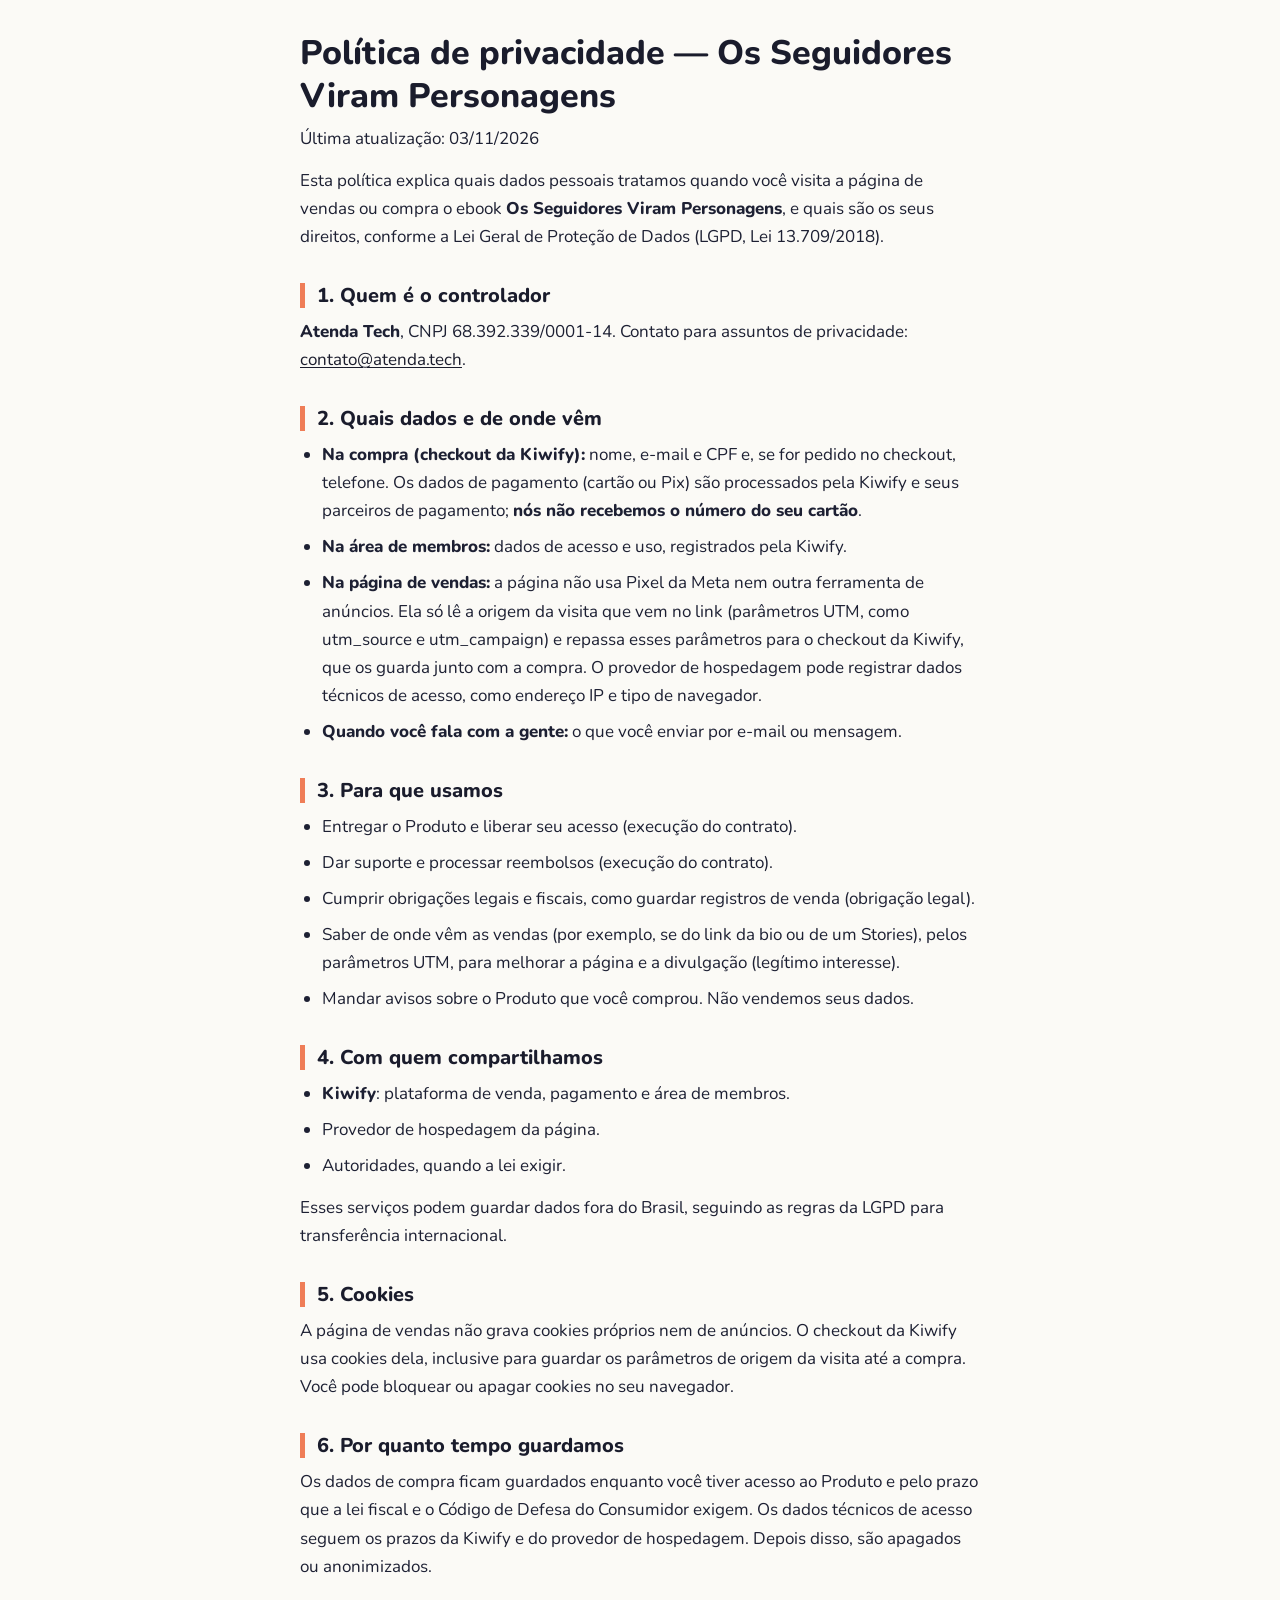
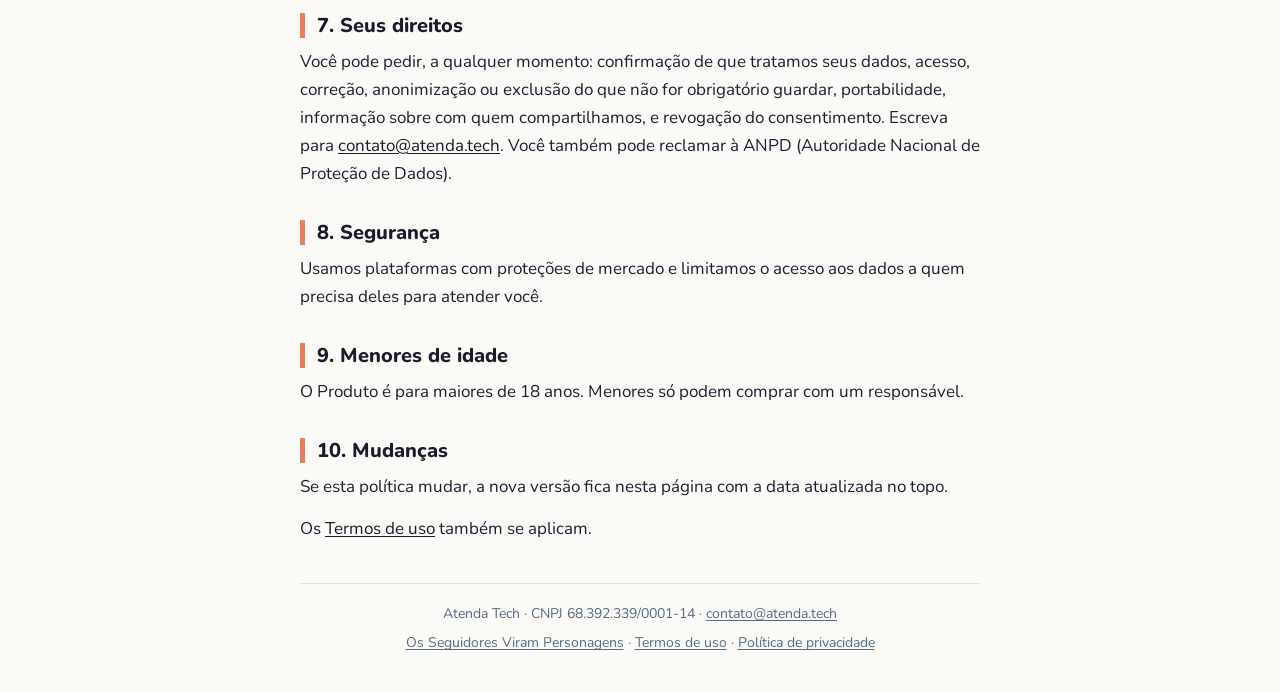
<file: privacidade/index.html>
<!doctype html>
<html lang="pt-BR">
<head>
<meta charset="utf-8">
<meta name="viewport" content="width=device-width, initial-scale=1">
<meta name="robots" content="noindex">
<title>Política de privacidade — Os Seguidores Viram Personagens</title>
<link rel="stylesheet" href="../assets/site.css">
</head>
<body>
<main class="wrap">
<h1>Política de privacidade — Os Seguidores Viram Personagens</h1>
<p>Última atualização: 03/11/2026</p>
<p>Esta política explica quais dados pessoais tratamos quando você visita a página de vendas ou compra o ebook <strong>Os Seguidores Viram Personagens</strong>, e quais são os seus direitos, conforme a Lei Geral de Proteção de Dados (LGPD, Lei 13.709/2018).</p>
<h2>1. Quem é o controlador</h2>
<p><strong>Atenda Tech</strong>, CNPJ 68.392.339/0001-14. Contato para assuntos de privacidade: <a href="mailto:contato@atenda.tech">contato@atenda.tech</a>.</p>
<h2>2. Quais dados e de onde vêm</h2>
<ul>
<li><strong>Na compra (checkout da Kiwify):</strong> nome, e-mail e CPF e, se for pedido no checkout, telefone. Os dados de pagamento (cartão ou Pix) são processados pela Kiwify e seus parceiros de pagamento; <strong>nós não recebemos o número do seu cartão</strong>.</li>
<li><strong>Na área de membros:</strong> dados de acesso e uso, registrados pela Kiwify.</li>
<li><strong>Na página de vendas:</strong> a página não usa Pixel da Meta nem outra ferramenta de anúncios. Ela só lê a origem da visita que vem no link (parâmetros UTM, como utm_source e utm_campaign) e repassa esses parâmetros para o checkout da Kiwify, que os guarda junto com a compra. O provedor de hospedagem pode registrar dados técnicos de acesso, como endereço IP e tipo de navegador.</li>
<li><strong>Quando você fala com a gente:</strong> o que você enviar por e-mail ou mensagem.</li>
</ul>
<h2>3. Para que usamos</h2>
<ul>
<li>Entregar o Produto e liberar seu acesso (execução do contrato).</li>
<li>Dar suporte e processar reembolsos (execução do contrato).</li>
<li>Cumprir obrigações legais e fiscais, como guardar registros de venda (obrigação legal).</li>
<li>Saber de onde vêm as vendas (por exemplo, se do link da bio ou de um Stories), pelos parâmetros UTM, para melhorar a página e a divulgação (legítimo interesse).</li>
<li>Mandar avisos sobre o Produto que você comprou. Não vendemos seus dados.</li>
</ul>
<h2>4. Com quem compartilhamos</h2>
<ul>
<li><strong>Kiwify</strong>: plataforma de venda, pagamento e área de membros.</li>
<li>Provedor de hospedagem da página.</li>
<li>Autoridades, quando a lei exigir.</li>
</ul>
<p>Esses serviços podem guardar dados fora do Brasil, seguindo as regras da LGPD para transferência internacional.</p>
<h2>5. Cookies</h2>
<p>A página de vendas não grava cookies próprios nem de anúncios. O checkout da Kiwify usa cookies dela, inclusive para guardar os parâmetros de origem da visita até a compra. Você pode bloquear ou apagar cookies no seu navegador.</p>
<h2>6. Por quanto tempo guardamos</h2>
<p>Os dados de compra ficam guardados enquanto você tiver acesso ao Produto e pelo prazo que a lei fiscal e o Código de Defesa do Consumidor exigem. Os dados técnicos de acesso seguem os prazos da Kiwify e do provedor de hospedagem. Depois disso, são apagados ou anonimizados.</p>
<h2>7. Seus direitos</h2>
<p>Você pode pedir, a qualquer momento: confirmação de que tratamos seus dados, acesso, correção, anonimização ou exclusão do que não for obrigatório guardar, portabilidade, informação sobre com quem compartilhamos, e revogação do consentimento. Escreva para <a href="mailto:contato@atenda.tech">contato@atenda.tech</a>. Você também pode reclamar à ANPD (Autoridade Nacional de Proteção de Dados).</p>
<h2>8. Segurança</h2>
<p>Usamos plataformas com proteções de mercado e limitamos o acesso aos dados a quem precisa deles para atender você.</p>
<h2>9. Menores de idade</h2>
<p>O Produto é para maiores de 18 anos. Menores só podem comprar com um responsável.</p>
<h2>10. Mudanças</h2>
<p>Se esta política mudar, a nova versão fica nesta página com a data atualizada no topo.</p>
<p>Os <a href="../termos/">Termos de uso</a> também se aplicam.</p>
<footer><p>Atenda Tech · CNPJ 68.392.339/0001-14 · <a href="mailto:contato@atenda.tech">contato@atenda.tech</a></p><p><a href="../">Os Seguidores Viram Personagens</a> · <a href="../termos/">Termos de uso</a> · <a href="../privacidade/">Política de privacidade</a></p></footer>
</main>
</body>
</html>
</file>
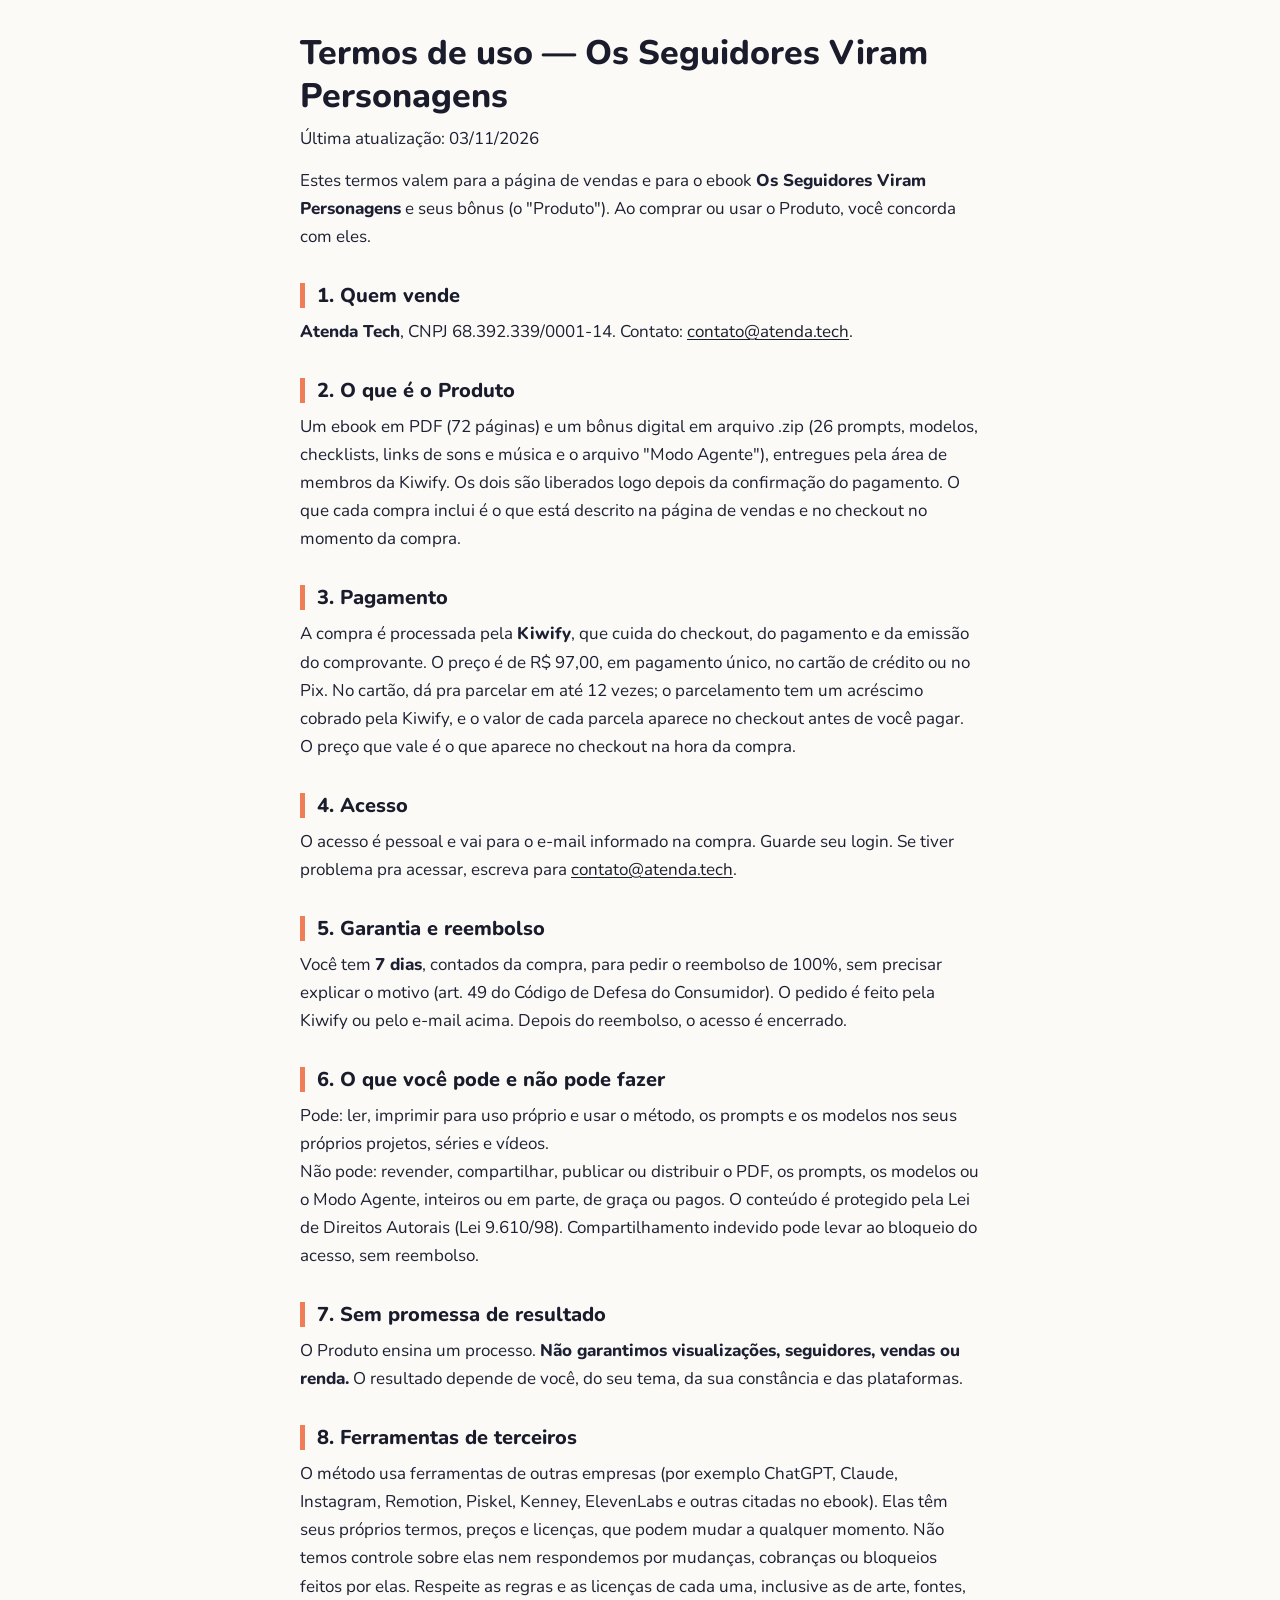
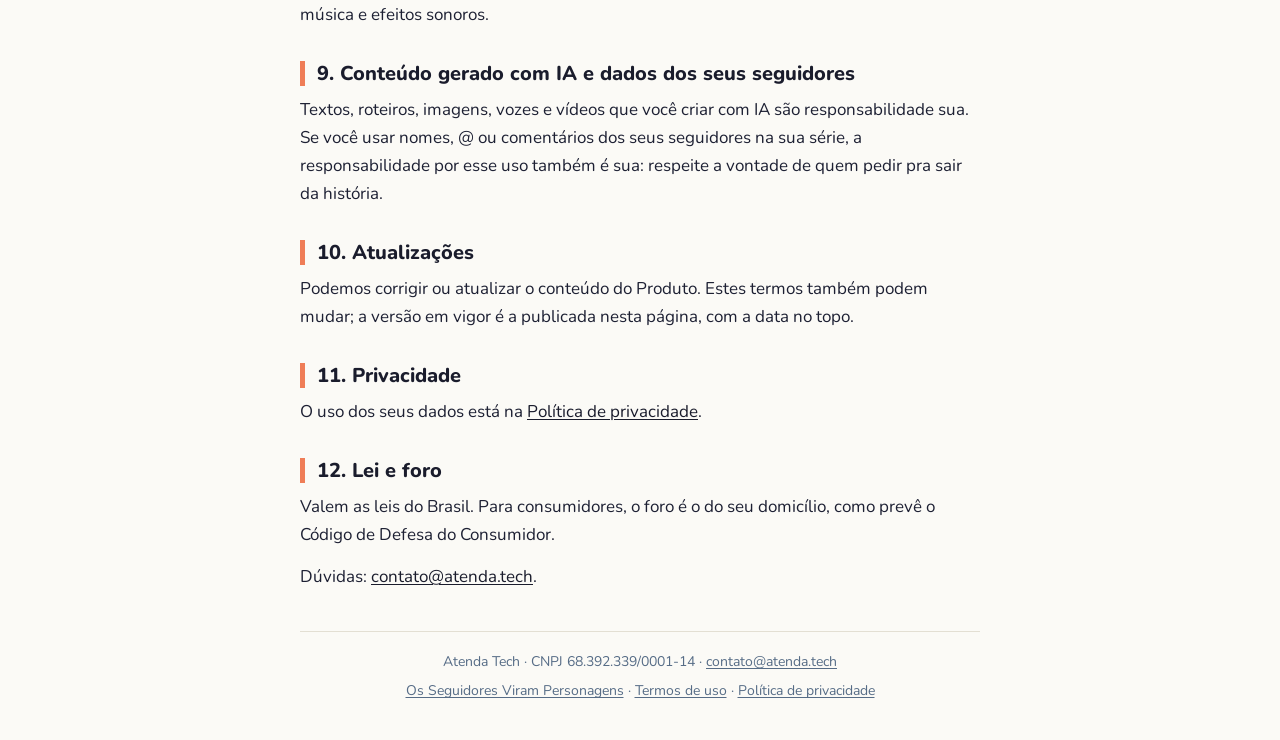
<file: termos/index.html>
<!doctype html>
<html lang="pt-BR">
<head>
<meta charset="utf-8">
<meta name="viewport" content="width=device-width, initial-scale=1">
<meta name="robots" content="noindex">
<title>Termos de uso — Os Seguidores Viram Personagens</title>
<link rel="stylesheet" href="../assets/site.css">
</head>
<body>
<main class="wrap">
<h1>Termos de uso — Os Seguidores Viram Personagens</h1>
<p>Última atualização: 03/11/2026</p>
<p>Estes termos valem para a página de vendas e para o ebook <strong>Os Seguidores Viram Personagens</strong> e seus bônus (o "Produto"). Ao comprar ou usar o Produto, você concorda com eles.</p>
<h2>1. Quem vende</h2>
<p><strong>Atenda Tech</strong>, CNPJ 68.392.339/0001-14. Contato: <a href="mailto:contato@atenda.tech">contato@atenda.tech</a>.</p>
<h2>2. O que é o Produto</h2>
<p>Um ebook em PDF (72 páginas) e um bônus digital em arquivo .zip (26 prompts, modelos, checklists, links de sons e música e o arquivo "Modo Agente"), entregues pela área de membros da Kiwify. Os dois são liberados logo depois da confirmação do pagamento. O que cada compra inclui é o que está descrito na página de vendas e no checkout no momento da compra.</p>
<h2>3. Pagamento</h2>
<p>A compra é processada pela <strong>Kiwify</strong>, que cuida do checkout, do pagamento e da emissão do comprovante. O preço é de R$ 97,00, em pagamento único, no cartão de crédito ou no Pix. No cartão, dá pra parcelar em até 12 vezes; o parcelamento tem um acréscimo cobrado pela Kiwify, e o valor de cada parcela aparece no checkout antes de você pagar. O preço que vale é o que aparece no checkout na hora da compra.</p>
<h2>4. Acesso</h2>
<p>O acesso é pessoal e vai para o e-mail informado na compra. Guarde seu login. Se tiver problema pra acessar, escreva para <a href="mailto:contato@atenda.tech">contato@atenda.tech</a>.</p>
<h2>5. Garantia e reembolso</h2>
<p>Você tem <strong>7 dias</strong>, contados da compra, para pedir o reembolso de 100%, sem precisar explicar o motivo (art. 49 do Código de Defesa do Consumidor). O pedido é feito pela Kiwify ou pelo e-mail acima. Depois do reembolso, o acesso é encerrado.</p>
<h2>6. O que você pode e não pode fazer</h2>
<p>Pode: ler, imprimir para uso próprio e usar o método, os prompts e os modelos nos seus próprios projetos, séries e vídeos.<br />
Não pode: revender, compartilhar, publicar ou distribuir o PDF, os prompts, os modelos ou o Modo Agente, inteiros ou em parte, de graça ou pagos. O conteúdo é protegido pela Lei de Direitos Autorais (Lei 9.610/98). Compartilhamento indevido pode levar ao bloqueio do acesso, sem reembolso.</p>
<h2>7. Sem promessa de resultado</h2>
<p>O Produto ensina um processo. <strong>Não garantimos visualizações, seguidores, vendas ou renda.</strong> O resultado depende de você, do seu tema, da sua constância e das plataformas.</p>
<h2>8. Ferramentas de terceiros</h2>
<p>O método usa ferramentas de outras empresas (por exemplo ChatGPT, Claude, Instagram, Remotion, Piskel, Kenney, ElevenLabs e outras citadas no ebook). Elas têm seus próprios termos, preços e licenças, que podem mudar a qualquer momento. Não temos controle sobre elas nem respondemos por mudanças, cobranças ou bloqueios feitos por elas. Respeite as regras e as licenças de cada uma, inclusive as de arte, fontes, música e efeitos sonoros.</p>
<h2>9. Conteúdo gerado com IA e dados dos seus seguidores</h2>
<p>Textos, roteiros, imagens, vozes e vídeos que você criar com IA são responsabilidade sua. Se você usar nomes, @ ou comentários dos seus seguidores na sua série, a responsabilidade por esse uso também é sua: respeite a vontade de quem pedir pra sair da história.</p>
<h2>10. Atualizações</h2>
<p>Podemos corrigir ou atualizar o conteúdo do Produto. Estes termos também podem mudar; a versão em vigor é a publicada nesta página, com a data no topo.</p>
<h2>11. Privacidade</h2>
<p>O uso dos seus dados está na <a href="../privacidade/">Política de privacidade</a>.</p>
<h2>12. Lei e foro</h2>
<p>Valem as leis do Brasil. Para consumidores, o foro é o do seu domicílio, como prevê o Código de Defesa do Consumidor.</p>
<p>Dúvidas: <a href="mailto:contato@atenda.tech">contato@atenda.tech</a>.</p>
<footer><p>Atenda Tech · CNPJ 68.392.339/0001-14 · <a href="mailto:contato@atenda.tech">contato@atenda.tech</a></p><p><a href="../">Os Seguidores Viram Personagens</a> · <a href="../termos/">Termos de uso</a> · <a href="../privacidade/">Política de privacidade</a></p></footer>
</main>
</body>
</html>
</file>
<file: assets/site.css>
@font-face{font-family:"Nunito";src:url(../fonts/Nunito-Regular.ttf);font-weight:400;font-display:swap}
@font-face{font-family:"Nunito";src:url(../fonts/Nunito-Bold.ttf);font-weight:700;font-display:swap}
@font-face{font-family:"Nunito";src:url(../fonts/Nunito-ExtraBold.ttf);font-weight:800;font-display:swap}
:root{--escuro:#1a1c2c;--laranja:#ef7d57;--ink:#1d2033;--muted:#566c86;--line:#E3DFD3}
*{box-sizing:border-box}html{-webkit-text-size-adjust:100%}
body{margin:0;font-family:"Nunito",system-ui,-apple-system,"Segoe UI",Roboto,sans-serif;font-size:17px;line-height:1.65;color:var(--ink);background:#fbfaf6}
.wrap{max-width:720px;margin:0 auto;padding:32px 20px}
h1,h2{font-weight:800;line-height:1.25;color:var(--escuro)}
h1{font-size:28px;margin:0 0 8px}
h2{font-size:20px;margin:32px 0 10px;padding-left:12px;border-left:5px solid var(--laranja)}
p{margin:0 0 14px}ul{margin:0 0 14px;padding-left:22px}li{margin:0 0 8px}strong{font-weight:800}
a{color:var(--escuro);text-decoration-thickness:1px;text-underline-offset:2px;word-break:break-word}
footer{border-top:1px solid var(--line);margin-top:40px;padding-top:18px;font-size:14px;color:var(--muted);text-align:center}
footer p{margin:0 0 6px}footer a{color:var(--muted)}
@media (min-width:760px){h1{font-size:34px}}
</file>
